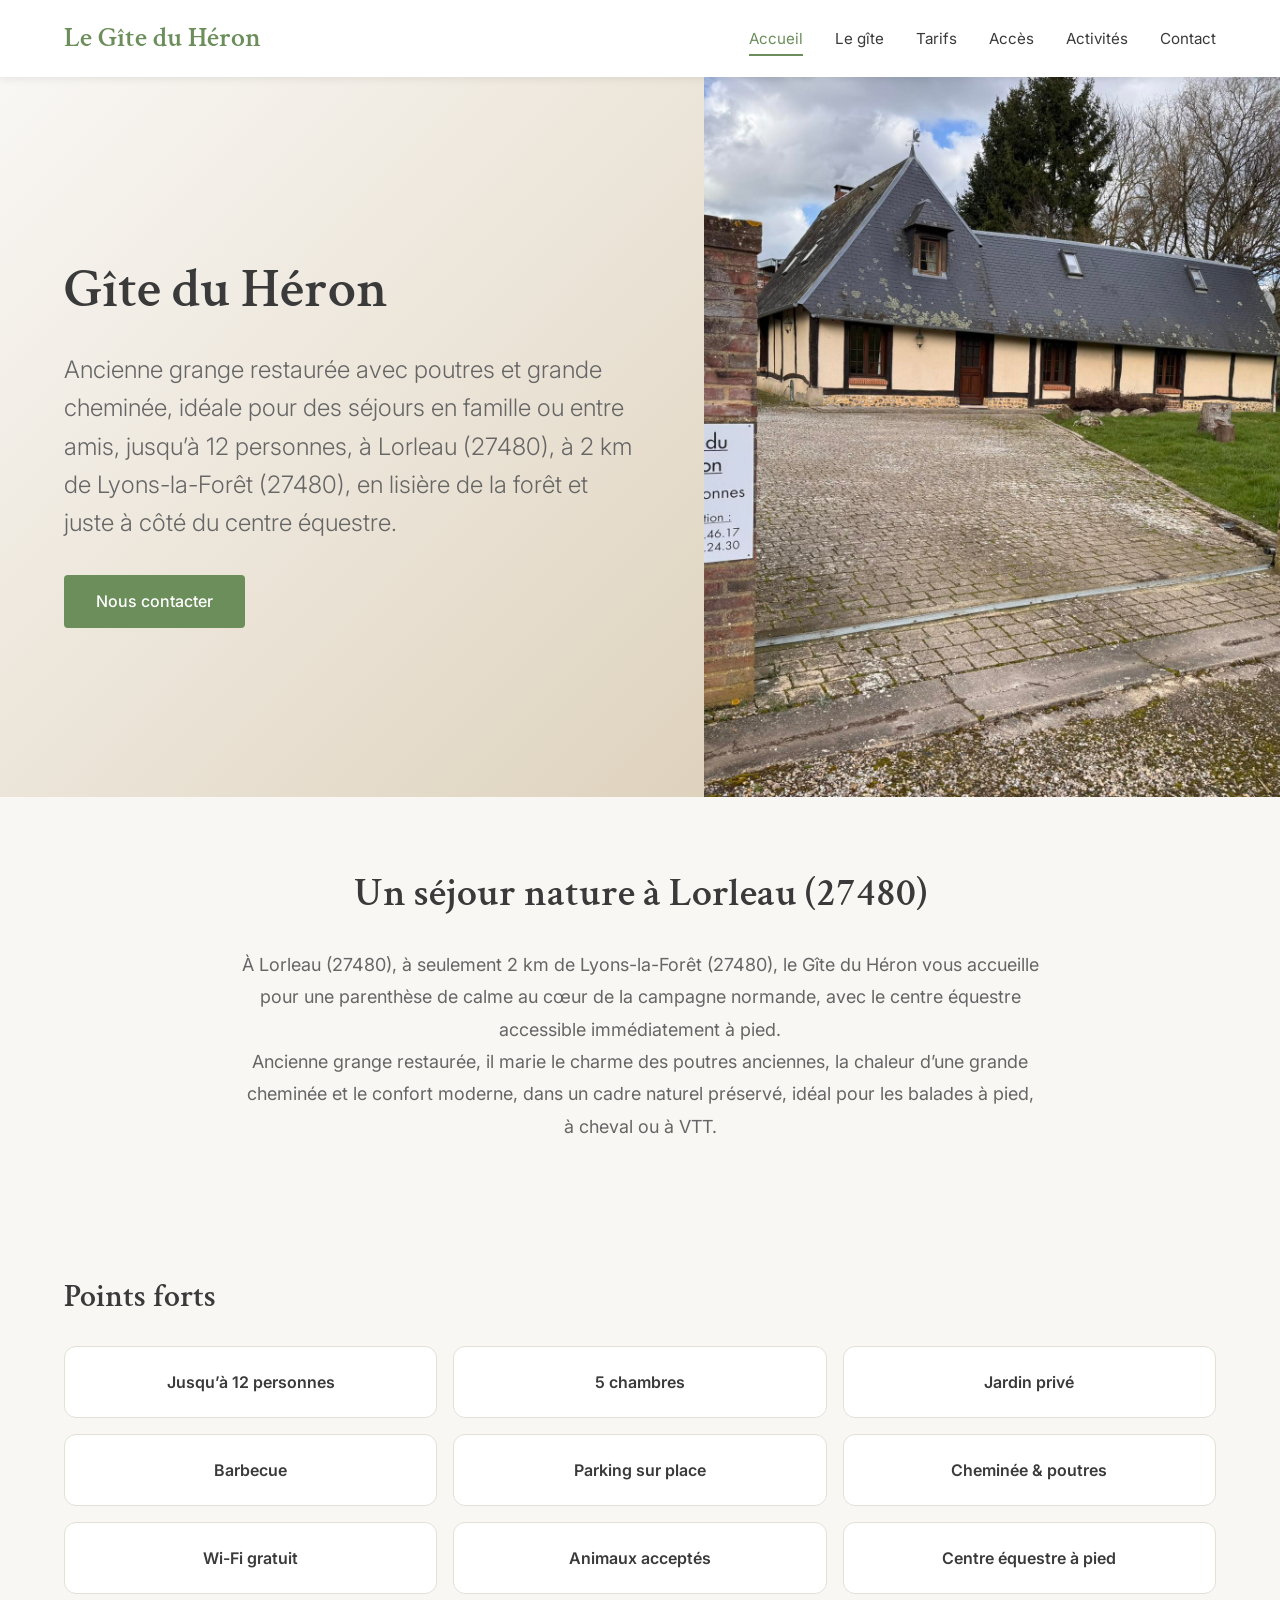
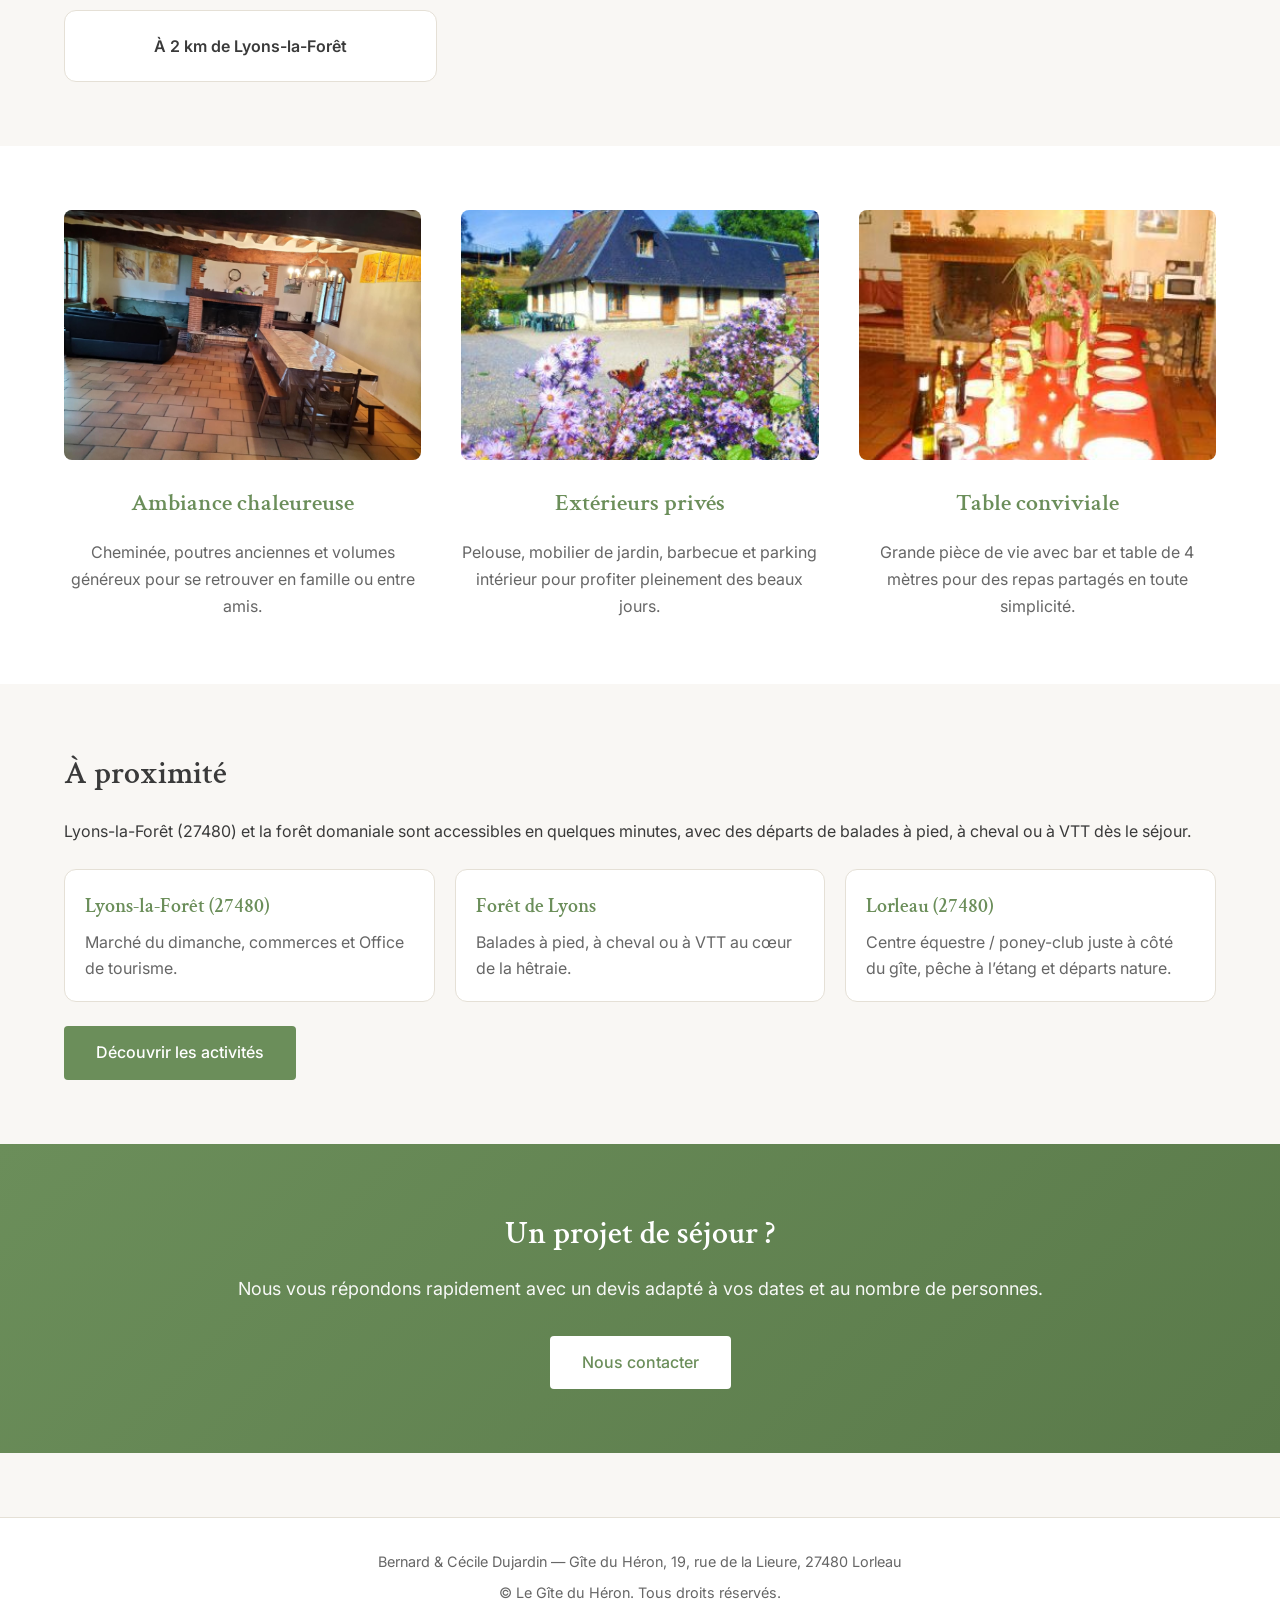
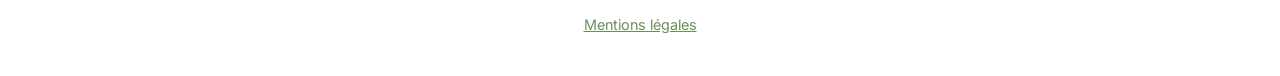
<file: index.html>
<!DOCTYPE html>
<html lang="fr">
<head>
    <meta charset="UTF-8">
    <meta name="viewport" content="width=device-width, initial-scale=1.0">
    <meta name="description" content="Ancienne grange restaurée à Lorleau (27480), en lisière de la forêt de Lyons-la-Forêt (27480), à deux pas du centre équestre. Gîte pour 12 personnes avec jardin privé et cheminée.">
    <title>Gîte du Héron - Location à Lorleau (27480)</title>
    <link rel="preconnect" href="https://fonts.googleapis.com">
    <link rel="preconnect" href="https://fonts.gstatic.com" crossorigin>
    <link href="https://fonts.googleapis.com/css2?family=Crimson+Text:ital,wght@0,400;0,600;1,400&family=Inter:wght@300;400;500;600&display=swap" rel="stylesheet">
    <link rel="stylesheet" href="css/styles.css">
</head>
<body>
    <header>
        <div class="container">
            <a class="logo" href="index.html">Le Gîte du Héron</a>
            <nav>
                <ul class="nav-menu">
                    <li><a href="index.html" class="active">Accueil</a></li>
                    <li><a href="gite/">Le gîte</a></li>
                    <li><a href="tarifs/">Tarifs</a></li>
                    <li><a href="acces/">Accès</a></li>
                    <li><a href="activites/">Activités</a></li>
                    <li><a href="contact/">Contact</a></li>
                </ul>
            </nav>
        </div>
    </header>

    <main>
        <section class="hero">
            <div class="hero-content">
                <h1>Gîte du Héron</h1>
                <p class="hero-subtitle">Ancienne grange restaurée avec poutres et grande cheminée, idéale pour des séjours en famille ou entre amis, jusqu’à 12 personnes, à Lorleau (27480), à 2 km de Lyons-la-Forêt (27480), en lisière de la forêt et juste à côté du centre équestre.</p>
                <a href="contact/" class="btn btn-primary">Nous contacter</a>
            </div>
            <div class="hero-image">
                <img src="images/gite_panorama.jpg" alt="Gîte du Héron en lisière de forêt avec jardin">
            </div>
        </section>

        <section class="intro">
            <div class="container">
                <h2>Un séjour nature à Lorleau (27480)</h2>
                <p class="lead">
                    À Lorleau (27480), à seulement 2 km de Lyons-la-Forêt (27480), le Gîte du Héron vous accueille pour une parenthèse de calme au cœur de la campagne normande, avec le centre équestre accessible immédiatement à pied.
                </p>
                
                <p class="lead">
                    Ancienne grange restaurée, il marie le charme des poutres anciennes, la chaleur d’une grande cheminée et le confort moderne, dans un cadre naturel préservé, idéal pour les balades à pied, à cheval ou à VTT.
                </p>
                  
            </div>
        </section>

        <section class="content-section">
            <div class="container">
                <h2 class="section-title">Points forts</h2>
                <div class="highlights-grid">
                    <div class="highlight-item"><p>Jusqu’à 12 personnes</p></div>
                    <div class="highlight-item"><p>5 chambres</p></div>
                    <div class="highlight-item"><p>Jardin privé</p></div>
                    <div class="highlight-item"><p>Barbecue</p></div>
                    <div class="highlight-item"><p>Parking sur place</p></div>
                    <div class="highlight-item"><p>Cheminée &amp; poutres</p></div>
                    <div class="highlight-item"><p>Wi-Fi gratuit</p></div>
                    <div class="highlight-item"><p>Animaux acceptés</p></div>
                    <div class="highlight-item"><p>Centre équestre à pied</p></div>
                    <div class="highlight-item"><p>À 2 km de Lyons-la-Forêt</p></div>
                </div>
            </div>
        </section>

        <section class="features">
            <div class="container">
                <div class="features-grid">
                    <article class="feature-card">
                        <div class="feature-image">
                            <img src="images/salon.jpg" alt="Salon chaleureux du gîte avec cheminée">
                        </div>
                        <h3>Ambiance chaleureuse</h3>
                        <p>Cheminée, poutres anciennes et volumes généreux pour se retrouver en famille ou entre amis.</p>
                    </article>
                    <article class="feature-card">
                        <div class="feature-image">
                            <img src="images/gite_exterieur.jpg" alt="Jardin du gîte avec terrasse et mobilier extérieur">
                        </div>
                        <h3>Extérieurs privés</h3>
                        <p>Pelouse, mobilier de jardin, barbecue et parking intérieur pour profiter pleinement des beaux jours.</p>
                    </article>
                    <article class="feature-card">
                        <div class="feature-image">
                            <img src="images/table.jpg" alt="Grande table conviviale du gîte">
                        </div>
                        <h3>Table conviviale</h3>
                        <p>Grande pièce de vie avec bar et table de 4 mètres pour des repas partagés en toute simplicité.</p>
                    </article>
                </div>
            </div>
        </section>

        <section class="content-section">
            <div class="container">
                <h2 class="section-title">À proximité</h2>
                <p>Lyons-la-Forêt (27480) et la forêt domaniale sont accessibles en quelques minutes, avec des départs de balades à pied, à cheval ou à VTT dès le séjour.</p>
                <div class="proximity-grid">
                    <article class="proximity-card">
                        <h3>Lyons-la-Forêt (27480)</h3>
                        <p>Marché du dimanche, commerces et Office de tourisme.</p>
                    </article>
                    <article class="proximity-card">
                        <h3>Forêt de Lyons</h3>
                        <p>Balades à pied, à cheval ou à VTT au cœur de la hêtraie.</p>
                    </article>
                    <article class="proximity-card">
                        <h3>Lorleau (27480)</h3>
                        <p>Centre équestre / poney-club juste à côté du gîte, pêche à l’étang et départs nature.</p>
                    </article>
                </div>
                <a href="activites/" class="btn btn-primary">Découvrir les activités</a>
            </div>
        </section>

        <section class="cta-section">
            <div class="container">
                <h2>Un projet de séjour ?</h2>
                <p>Nous vous répondons rapidement avec un devis adapté à vos dates et au nombre de personnes.</p>
                <a href="contact/" class="btn btn-primary">Nous contacter</a>
            </div>
        </section>
    </main>

    <footer>
        <div class="container">
            <p>Bernard & Cécile Dujardin — Gîte du Héron, 19, rue de la Lieure, 27480 Lorleau</p>
            <p>&copy; Le Gîte du Héron. Tous droits réservés.</p>
            <p><a href="mentions-legales/">Mentions légales</a></p>
        </div>
    </footer>
</body>
</html>
</file>
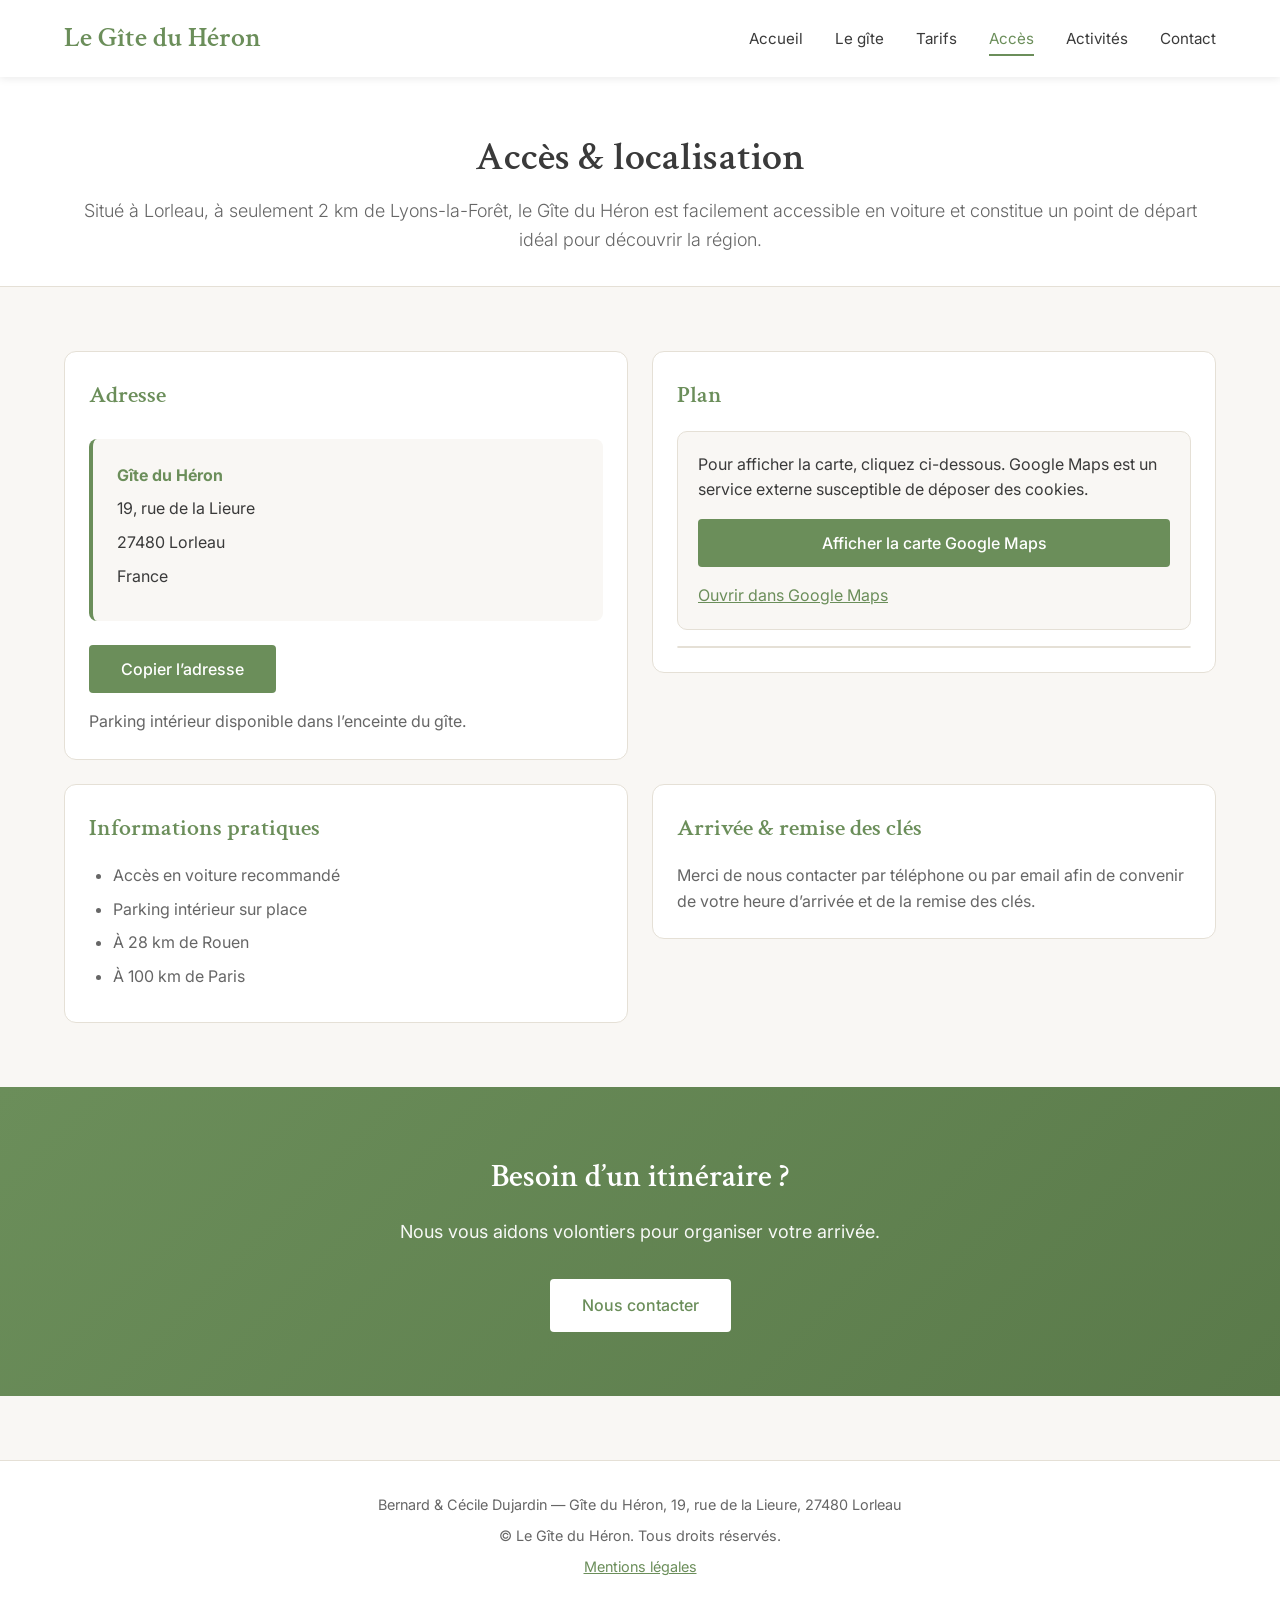
<file: acces/index.html>
<!DOCTYPE html>
<html lang="fr">
<head>
    <meta charset="UTF-8">
    <meta name="viewport" content="width=device-width, initial-scale=1.0">
    <meta name="description" content="Accès et localisation du Gîte du Héron à Lorleau : adresse, distances et stationnement.">
    <title>Le Gîte du Héron - Accès &amp; localisation</title>
    <link rel="preconnect" href="https://fonts.googleapis.com">
    <link rel="preconnect" href="https://fonts.gstatic.com" crossorigin>
    <link href="https://fonts.googleapis.com/css2?family=Crimson+Text:ital,wght@0,400;0,600;1,400&family=Inter:wght@300;400;500;600&display=swap" rel="stylesheet">
    <link rel="stylesheet" href="../css/styles.css">
</head>
<body>
    <header>
        <div class="container">
            <a class="logo" href="../">Le Gîte du Héron</a>
            <nav>
                <ul class="nav-menu">
                    <li><a href="../">Accueil</a></li>
                    <li><a href="../gite/">Le gîte</a></li>
                    <li><a href="../tarifs/">Tarifs</a></li>
                    <li><a href="../acces/" class="active">Accès</a></li>
                    <li><a href="../activites/">Activités</a></li>
                    <li><a href="../contact/">Contact</a></li>
                </ul>
            </nav>
        </div>
    </header>

    <main>
        <section class="page-header">
            <div class="container">
                <h1>Accès &amp; localisation</h1>
                <p class="page-subtitle">Situé à Lorleau, à seulement 2 km de Lyons-la-Forêt, le Gîte du Héron est facilement accessible en voiture et constitue un point de départ idéal pour découvrir la région.</p>
            </div>
        </section>

        <section class="content-section">
            <div class="container">
                <div class="access-grid">
                    <section class="access-card">
                        <h2>Adresse</h2>
                        <div class="address-box" id="address-text">
                            <p><strong>Gîte du Héron</strong></p>
                            <p>19, rue de la Lieure</p>
                            <p>27480 Lorleau</p>
                            <p>France</p>
                        </div>
                        <button class="btn btn-primary" id="copy-address-btn" type="button">Copier l’adresse</button>
                        <p class="access-note">Parking intérieur disponible dans l’enceinte du gîte.</p>
                    </section>

                    <section class="access-card">
                        <h2>Plan</h2>
                        <div class="map-card" id="map-consent">
                            <p>Pour afficher la carte, cliquez ci-dessous. Google Maps est un service externe susceptible de déposer des cookies.</p>
                            <button class="btn btn-primary" id="load-gmap" type="button">Afficher la carte Google Maps</button>
                            <a class="map-link" href="https://www.google.com/maps/search/?api=1&query=19%20Rue%20de%20la%20Lieure%2C%2027480%20Lorleau%2C%20France" target="_blank" rel="noopener">Ouvrir dans Google Maps</a>
                        </div>
                        <div class="map-embed" id="map-embed" aria-hidden="true"></div>
                    </section>

                    <section class="access-card">
                        <h2>Informations pratiques</h2>
                        <ul class="conditions-list">
                            <li>Accès en voiture recommandé</li>
                            <li>Parking intérieur sur place</li>
                            <li>À 28 km de Rouen</li>
                            <li>À 100 km de Paris</li>
                        </ul>
                    </section>

                    <section class="access-card">
                        <h2>Arrivée &amp; remise des clés</h2>
                        <p class="access-note">
                            Merci de nous contacter par téléphone ou par email afin de convenir de votre heure d’arrivée et de la remise des clés.
                        </p>
                    </section>
                </div>
            </div>
        </section>

        <section class="cta-section">
            <div class="container">
                <h2>Besoin d’un itinéraire ?</h2>
                <p>Nous vous aidons volontiers pour organiser votre arrivée.</p>
                <a href="../contact/" class="btn btn-primary">Nous contacter</a>
            </div>
        </section>
    </main>

    <footer>
        <div class="container">
            <p>Bernard & Cécile Dujardin — Gîte du Héron, 19, rue de la Lieure, 27480 Lorleau</p>
            <p>&copy; Le Gîte du Héron. Tous droits réservés.</p>
            <p><a href="../mentions-legales/">Mentions légales</a></p>
        </div>
    </footer>

    <script>
        const ADDRESS_TO_COPY = `Gîte du Héron
19, rue de la Lieure
27480 Lorleau
France`;
        const GMAP_EMBED_SRC = "https://www.google.com/maps/embed?pb=!1m18!1m12!1m3!1d2595.6986658542155!2d1.4994650766728717!3d49.414603971412994!2m3!1f0!2f0!3f0!3m2!1i1024!2i768!4f13.1!3m3!1m2!1s0x47e72bde51f9805f%3A0xe54bb4bd2a483d9f!2s19%20Rue%20de%20la%20Lieure%2C%2027480%20Lorleau!5e0!3m2!1sfr!2sfr!4v1769534926259!5m2!1sfr!2sfr";
        const GMAP_LINK_URL = "https://www.google.com/maps/search/?api=1&query=19%20Rue%20de%20la%20Lieure%2C%2027480%20Lorleau%2C%20France";

        const copyBtn = document.getElementById('copy-address-btn');
        const loadMapBtn = document.getElementById('load-gmap');
        const mapConsent = document.getElementById('map-consent');
        const mapEmbed = document.getElementById('map-embed');
        const mapLink = mapConsent ? mapConsent.querySelector('.map-link') : null;

        if (mapLink) {
            mapLink.href = GMAP_LINK_URL;
        }

        const setCopyFeedback = () => {
            if (!copyBtn) return;
            const original = copyBtn.textContent;
            copyBtn.textContent = 'Copié !';
            setTimeout(() => {
                copyBtn.textContent = original;
            }, 2000);
        };

        const fallbackCopy = () => {
            const textarea = document.createElement('textarea');
            textarea.value = ADDRESS_TO_COPY;
            textarea.setAttribute('readonly', '');
            textarea.style.position = 'absolute';
            textarea.style.left = '-9999px';
            document.body.appendChild(textarea);
            textarea.select();
            try {
                document.execCommand('copy');
                setCopyFeedback();
            } finally {
                document.body.removeChild(textarea);
            }
        };

        if (copyBtn) {
            copyBtn.addEventListener('click', () => {
                if (navigator.clipboard && navigator.clipboard.writeText) {
                    navigator.clipboard.writeText(ADDRESS_TO_COPY).then(setCopyFeedback).catch(fallbackCopy);
                } else {
                    fallbackCopy();
                }
            });
        }

        if (loadMapBtn && mapEmbed) {
            loadMapBtn.addEventListener('click', () => {
                if (mapEmbed.childElementCount === 0) {
                    const iframe = document.createElement('iframe');
                    iframe.src = GMAP_EMBED_SRC;
                    iframe.loading = 'lazy';
                    iframe.referrerPolicy = 'no-referrer-when-downgrade';
                    iframe.title = 'Carte Google Maps - Gîte du Héron';
                    iframe.allowFullscreen = true;
                    mapEmbed.appendChild(iframe);
                    mapEmbed.setAttribute('aria-hidden', 'false');
                    if (mapConsent) {
                        mapConsent.style.display = 'none';
                    }
                }
            });
        }
    </script>
</body>
</html>
</file>
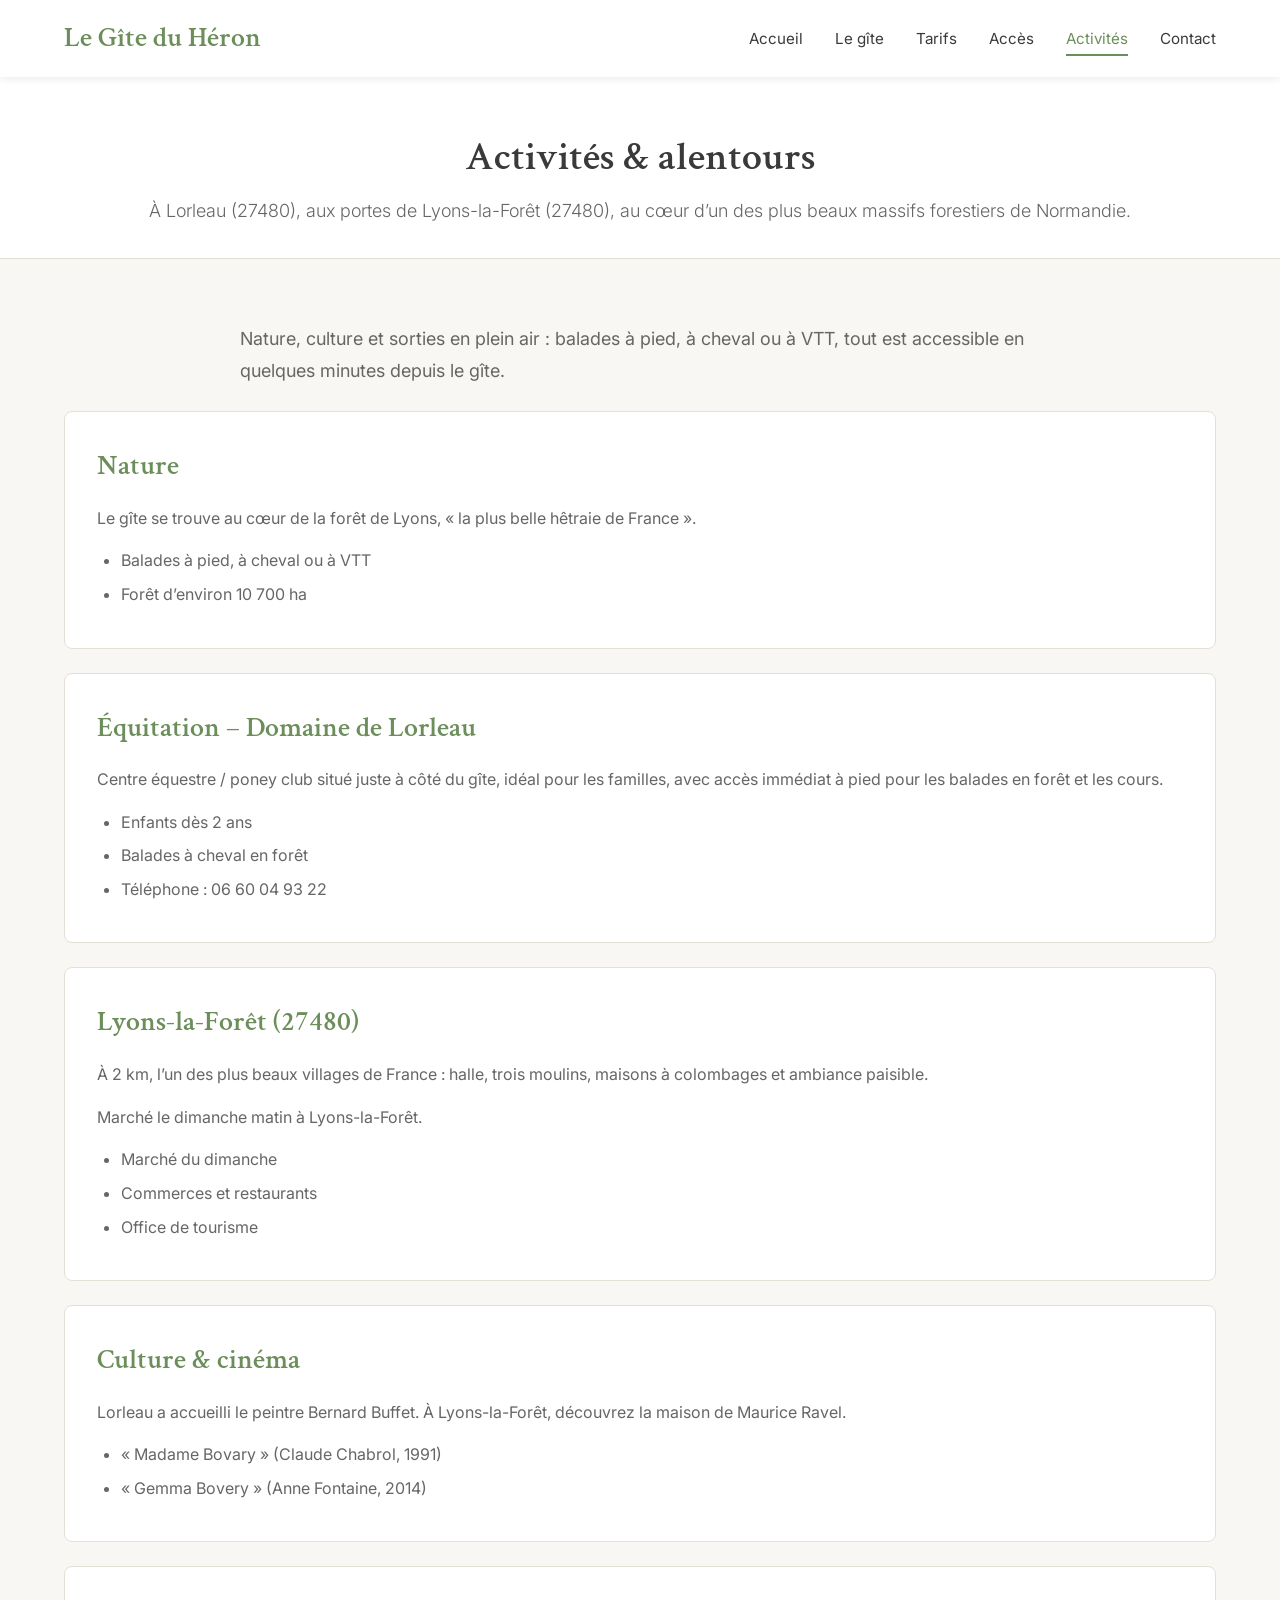
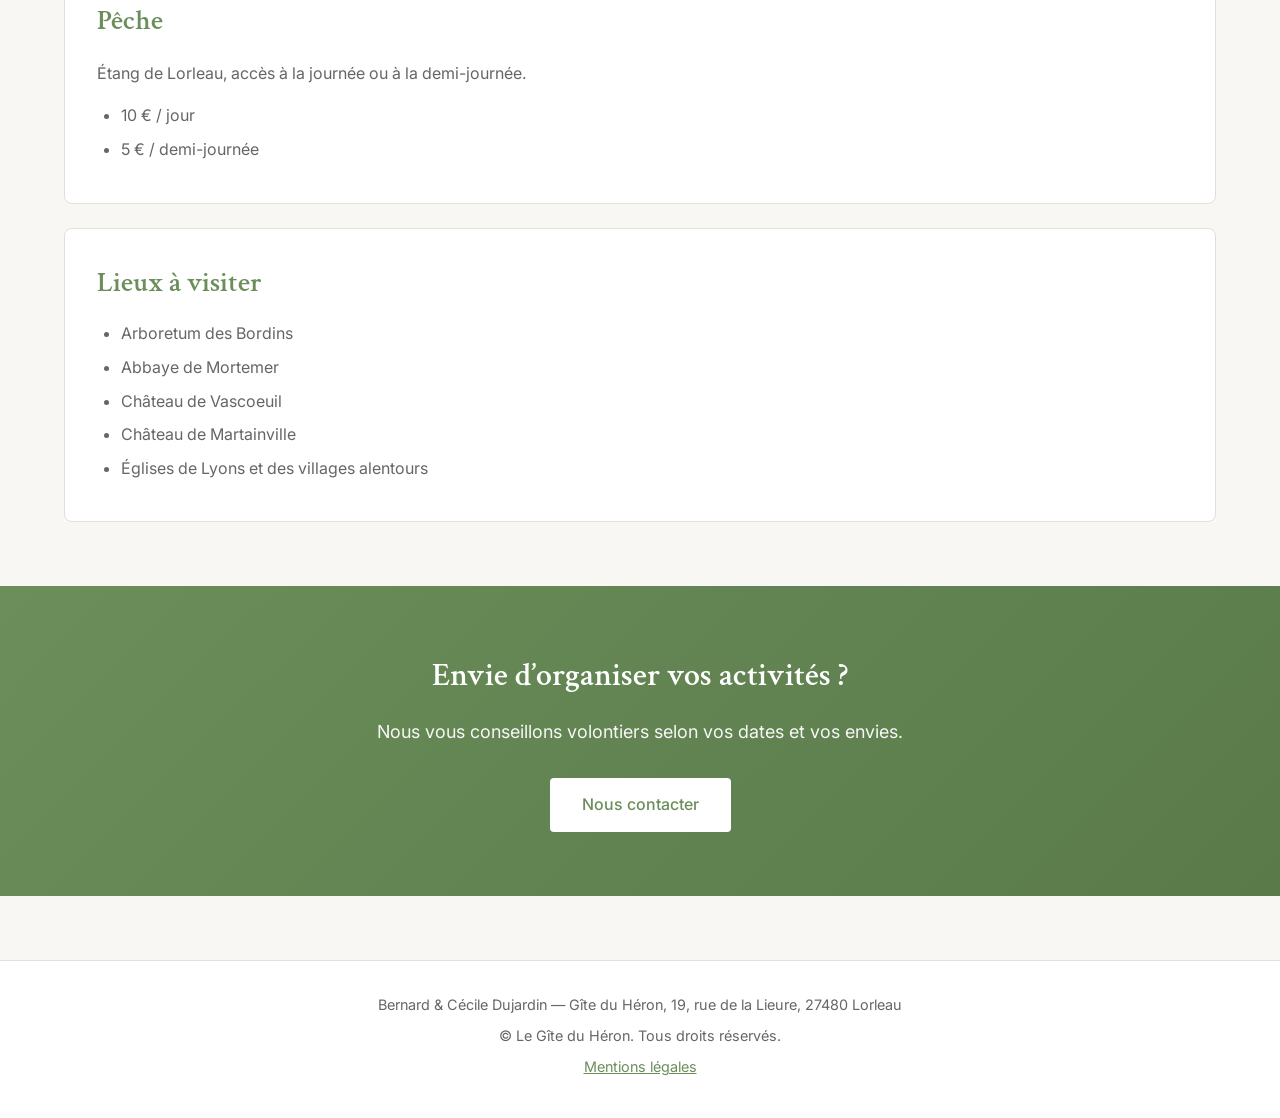
<file: activites/index.html>
<!DOCTYPE html>
<html lang="fr">
<head>
    <meta charset="UTF-8">
    <meta name="viewport" content="width=device-width, initial-scale=1.0">
    <meta name="description" content="Activités autour du Gîte du Héron : Lyons-la-Forêt (27480), nature, balades à pied, à cheval ou à VTT, équitation, pêche et visites.">
    <title>Le Gîte du Héron - Activités &amp; alentours</title>
    <link rel="preconnect" href="https://fonts.googleapis.com">
    <link rel="preconnect" href="https://fonts.gstatic.com" crossorigin>
    <link href="https://fonts.googleapis.com/css2?family=Crimson+Text:ital,wght@0,400;0,600;1,400&family=Inter:wght@300;400;500;600&display=swap" rel="stylesheet">
    <link rel="stylesheet" href="../css/styles.css">
</head>
<body>
    <header>
        <div class="container">
            <a class="logo" href="../">Le Gîte du Héron</a>
            <nav>
                <ul class="nav-menu">
                    <li><a href="../">Accueil</a></li>
                    <li><a href="../gite/">Le gîte</a></li>
                    <li><a href="../tarifs/">Tarifs</a></li>
                    <li><a href="../acces/">Accès</a></li>
                    <li><a href="../activites/" class="active">Activités</a></li>
                    <li><a href="../contact/">Contact</a></li>
                </ul>
            </nav>
        </div>
    </header>

    <main>
        <section class="page-header">
            <div class="container">
                <h1>Activités &amp; alentours</h1>
                <p class="page-subtitle">À Lorleau (27480), aux portes de Lyons-la-Forêt (27480), au cœur d’un des plus beaux massifs forestiers de Normandie.</p>
            </div>
        </section>

        <section class="content-section">
            <div class="container">
                <p class="lead section-intro">Nature, culture et sorties en plein air : balades à pied, à cheval ou à VTT, tout est accessible en quelques minutes depuis le gîte.</p>

                <div class="info-stack">
                    <article class="info-box">
                        <h2>Nature</h2>
                        <p>Le gîte se trouve au cœur de la forêt de Lyons, « la plus belle hêtraie de France ».</p>
                        <ul class="conditions-list">
                            <li>Balades à pied, à cheval ou à VTT</li>
                            <li>Forêt d’environ 10&nbsp;700 ha</li>
                        </ul>
                    </article>

                    <article class="info-box">
                        <h2>Équitation – Domaine de Lorleau</h2>
                        <p>Centre équestre / poney club situé juste à côté du gîte, idéal pour les familles, avec accès immédiat à pied pour les balades en forêt et les cours.</p>
                        <ul class="conditions-list">
                            <li>Enfants dès 2 ans</li>
                            <li>Balades à cheval en forêt</li>
                            <li>Téléphone : 06 60 04 93 22</li>
                        </ul>
                    </article>

                    <article class="info-box">
                        <h2>Lyons-la-Forêt (27480)</h2>
                        <p>À 2 km, l’un des plus beaux villages de France : halle, trois moulins, maisons à colombages et ambiance paisible.</p>
                        <p>Marché le dimanche matin à Lyons-la-Forêt.</p>
                        <ul class="conditions-list">
                            <li>Marché du dimanche</li>
                            <li>Commerces et restaurants</li>
                            <li>Office de tourisme</li>
                        </ul>
                    </article>

                    <article class="info-box">
                        <h2>Culture &amp; cinéma</h2>
                        <p>Lorleau a accueilli le peintre Bernard Buffet. À Lyons-la-Forêt, découvrez la maison de Maurice Ravel.</p>
                        <ul class="conditions-list">
                            <li>« Madame Bovary » (Claude Chabrol, 1991)</li>
                            <li>« Gemma Bovery » (Anne Fontaine, 2014)</li>
                        </ul>
                    </article>

                    <article class="info-box">
                        <h2>Pêche</h2>
                        <p>Étang de Lorleau, accès à la journée ou à la demi-journée.</p>
                        <ul class="conditions-list">
                            <li>10 € / jour</li>
                            <li>5 € / demi-journée</li>
                        </ul>
                    </article>

                    <article class="info-box">
                        <h2>Lieux à visiter</h2>
                        <ul class="conditions-list">
                            <li>Arboretum des Bordins</li>
                            <li>Abbaye de Mortemer</li>
                            <li>Château de Vascoeuil</li>
                            <li>Château de Martainville</li>
                            <li>Églises de Lyons et des villages alentours</li>
                        </ul>
                    </article>
                </div>
            </div>
        </section>

        <section class="cta-section">
            <div class="container">
                <h2>Envie d’organiser vos activités ?</h2>
                <p>Nous vous conseillons volontiers selon vos dates et vos envies.</p>
                <a href="../contact/" class="btn btn-primary">Nous contacter</a>
            </div>
        </section>
    </main>

    <footer>
        <div class="container">
            <p>Bernard & Cécile Dujardin — Gîte du Héron, 19, rue de la Lieure, 27480 Lorleau</p>
            <p>&copy; Le Gîte du Héron. Tous droits réservés.</p>
            <p><a href="../mentions-legales/">Mentions légales</a></p>
        </div>
    </footer>
</body>
</html>
</file>
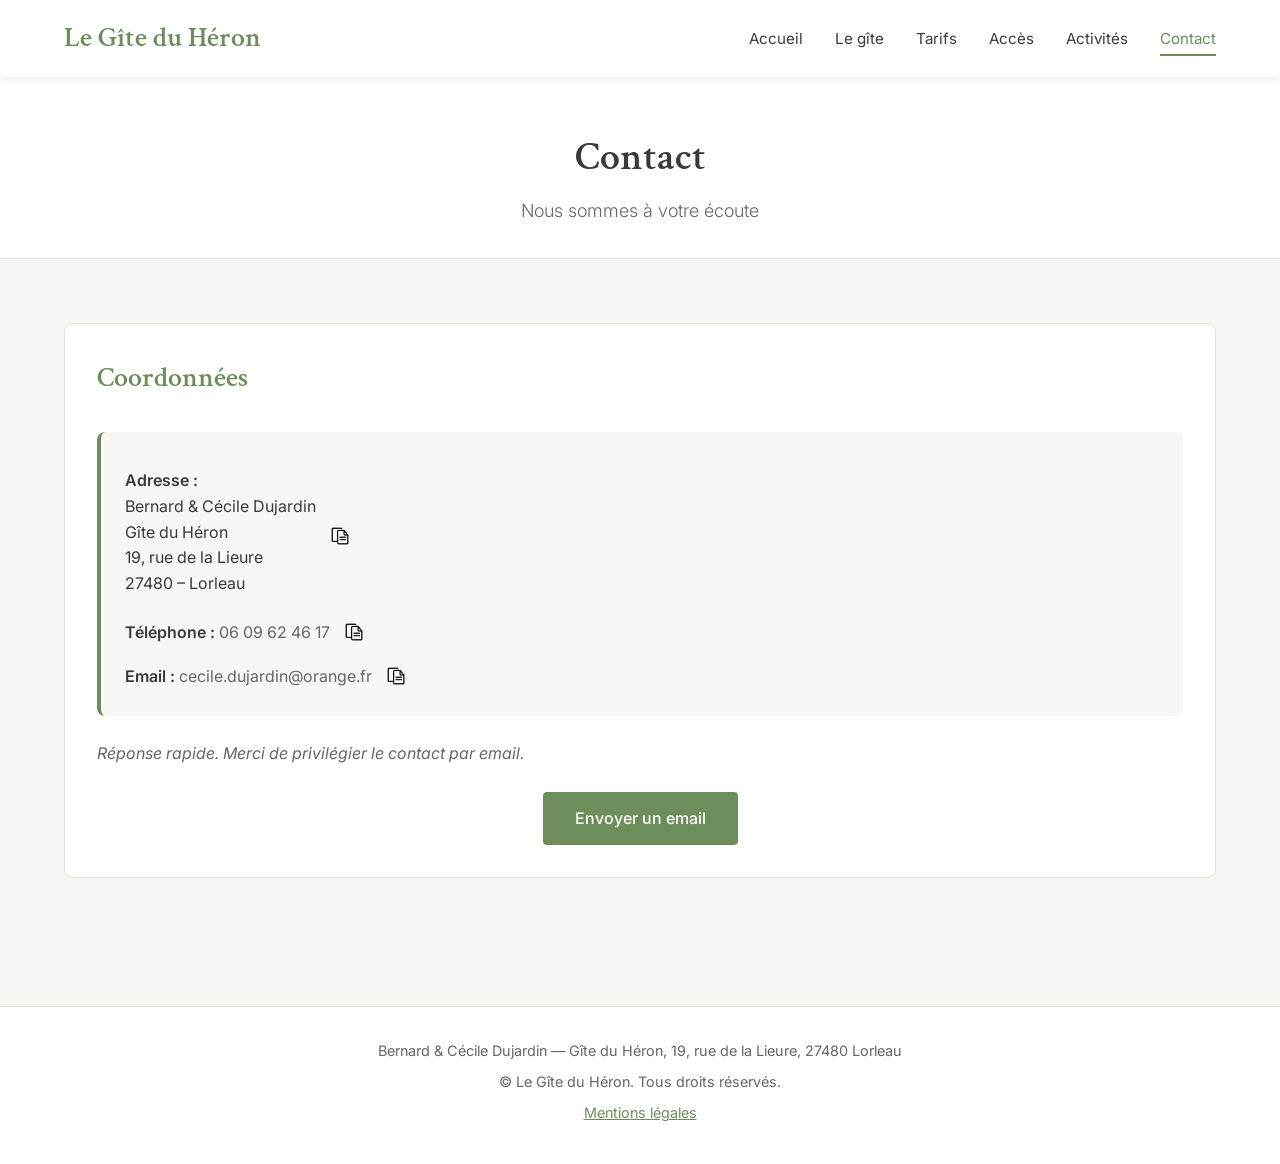
<file: contact/index.html>
<!DOCTYPE html>
<html lang="fr">
<head>
    <meta charset="UTF-8">
    <meta name="viewport" content="width=device-width, initial-scale=1.0">
    <meta name="description" content="Contactez le Gîte du Héron à Lorleau pour toute information ou demande de séjour.">
    <title>Le Gîte du Héron - Contact</title>
    <link rel="preconnect" href="https://fonts.googleapis.com">
    <link rel="preconnect" href="https://fonts.gstatic.com" crossorigin>
    <link href="https://fonts.googleapis.com/css2?family=Crimson+Text:ital,wght@0,400;0,600;1,400&family=Inter:wght@300;400;500;600&display=swap" rel="stylesheet">
    <link rel="stylesheet" href="../css/styles.css">
</head>
<body>
    <header>
        <div class="container">
            <a class="logo" href="../">Le Gîte du Héron</a>
            <nav>
                <ul class="nav-menu">
                    <li><a href="../">Accueil</a></li>
                    <li><a href="../gite/">Le gîte</a></li>
                    <li><a href="../tarifs/">Tarifs</a></li>
                    <li><a href="../acces/">Accès</a></li>
                    <li><a href="../activites/">Activités</a></li>
                    <li><a href="../contact/" class="active">Contact</a></li>
                </ul>
            </nav>
        </div>
    </header>

    <main>
        <section class="page-header">
            <div class="container">
                <h1>Contact</h1>
                <p class="page-subtitle">Nous sommes à votre écoute</p>
            </div>
        </section>

        <section class="content-section">
            <div class="container">
                <div class="contact-wrapper">
                    <article class="contact-info">
                        <h2>Coordonnées</h2>
                        <div class="address-box">
                            <div class="contact-line">
                                <p><strong>Adresse :</strong><br>
                                Bernard & Cécile Dujardin<br>
                                Gîte du Héron<br>
                                19, rue de la Lieure<br>
                                27480 – Lorleau</p>
                                <button class="copy-button" type="button" data-copy="Bernard &amp; Cécile Dujardin
Gîte du Héron
19, rue de la Lieure
27480 – Lorleau" aria-label="Copier l'adresse postale">
                                    <img class="copy-icon" src="../images/coller-le-presse-papiers.png" alt="" aria-hidden="true">
                                </button>
                                <span class="copy-feedback" aria-live="polite" role="status"></span>
                            </div>
                            <div class="contact-line">
                                <span><strong>Téléphone :</strong> <a href="tel:+33609624617">06 09 62 46 17</a></span>
                                <button class="copy-button" type="button" data-copy="06 09 62 46 17" aria-label="Copier le numéro de téléphone">
                                    <img class="copy-icon" src="../images/coller-le-presse-papiers.png" alt="" aria-hidden="true">
                                </button>
                                <span class="copy-feedback" aria-live="polite" role="status"></span>
                            </div>
                            <div class="contact-line">
                                <span><strong>Email :</strong> <a href="mailto:cecile.dujardin@orange.fr">cecile.dujardin@orange.fr</a></span>
                                <button class="copy-button" type="button" data-copy="cecile.dujardin@orange.fr" aria-label="Copier l'adresse email">
                                    <img class="copy-icon" src="../images/coller-le-presse-papiers.png" alt="" aria-hidden="true">
                                </button>
                                <span class="copy-feedback" aria-live="polite" role="status"></span>
                            </div>
                        </div>
                        <p class="contact-note">Réponse rapide. Merci de privilégier le contact par email.</p>
                        <div class="contact-actions">
                            <a class="btn btn-primary" href="mailto:cecile.dujardin@orange.fr">Envoyer un email</a>
                        </div>
                    </article>
                </div>
            </div>
        </section>
    </main>

    <footer>
        <div class="container">
            <p>Bernard & Cécile Dujardin — Gîte du Héron, 19, rue de la Lieure, 27480 Lorleau</p>
            <p>&copy; Le Gîte du Héron. Tous droits réservés.</p>
            <p><a href="../mentions-legales/">Mentions légales</a></p>
        </div>
    </footer>
    <script>
        (() => {
            const buttons = document.querySelectorAll('[data-copy]');
            if (!buttons.length) {
                return;
            }

            const fallbackCopy = (text) => {
                const textarea = document.createElement('textarea');
                textarea.value = text;
                textarea.setAttribute('readonly', '');
                textarea.style.position = 'fixed';
                textarea.style.top = '-9999px';
                document.body.appendChild(textarea);
                textarea.select();
                const success = document.execCommand('copy');
                document.body.removeChild(textarea);
                return success;
            };

            const copyText = async (text) => {
                if (navigator.clipboard && window.isSecureContext) {
                    try {
                        await navigator.clipboard.writeText(text);
                        return true;
                    } catch (error) {
                        return fallbackCopy(text);
                    }
                }
                return fallbackCopy(text);
            };

            const showFeedback = (element, message) => {
                if (!element) {
                    return;
                }
                element.textContent = message;
                element.classList.add('is-visible');
                if (element._copyTimeout) {
                    clearTimeout(element._copyTimeout);
                }
                element._copyTimeout = setTimeout(() => {
                    element.textContent = '';
                    element.classList.remove('is-visible');
                }, 1600);
            };

            buttons.forEach((button) => {
                button.addEventListener('click', async () => {
                    const text = button.getAttribute('data-copy');
                    const feedback = button.parentElement.querySelector('.copy-feedback');
                    const success = await copyText(text);
                    showFeedback(feedback, success ? 'Copié' : 'Erreur');
                });
            });
        })();
    </script>
</body>
</html>
</file>
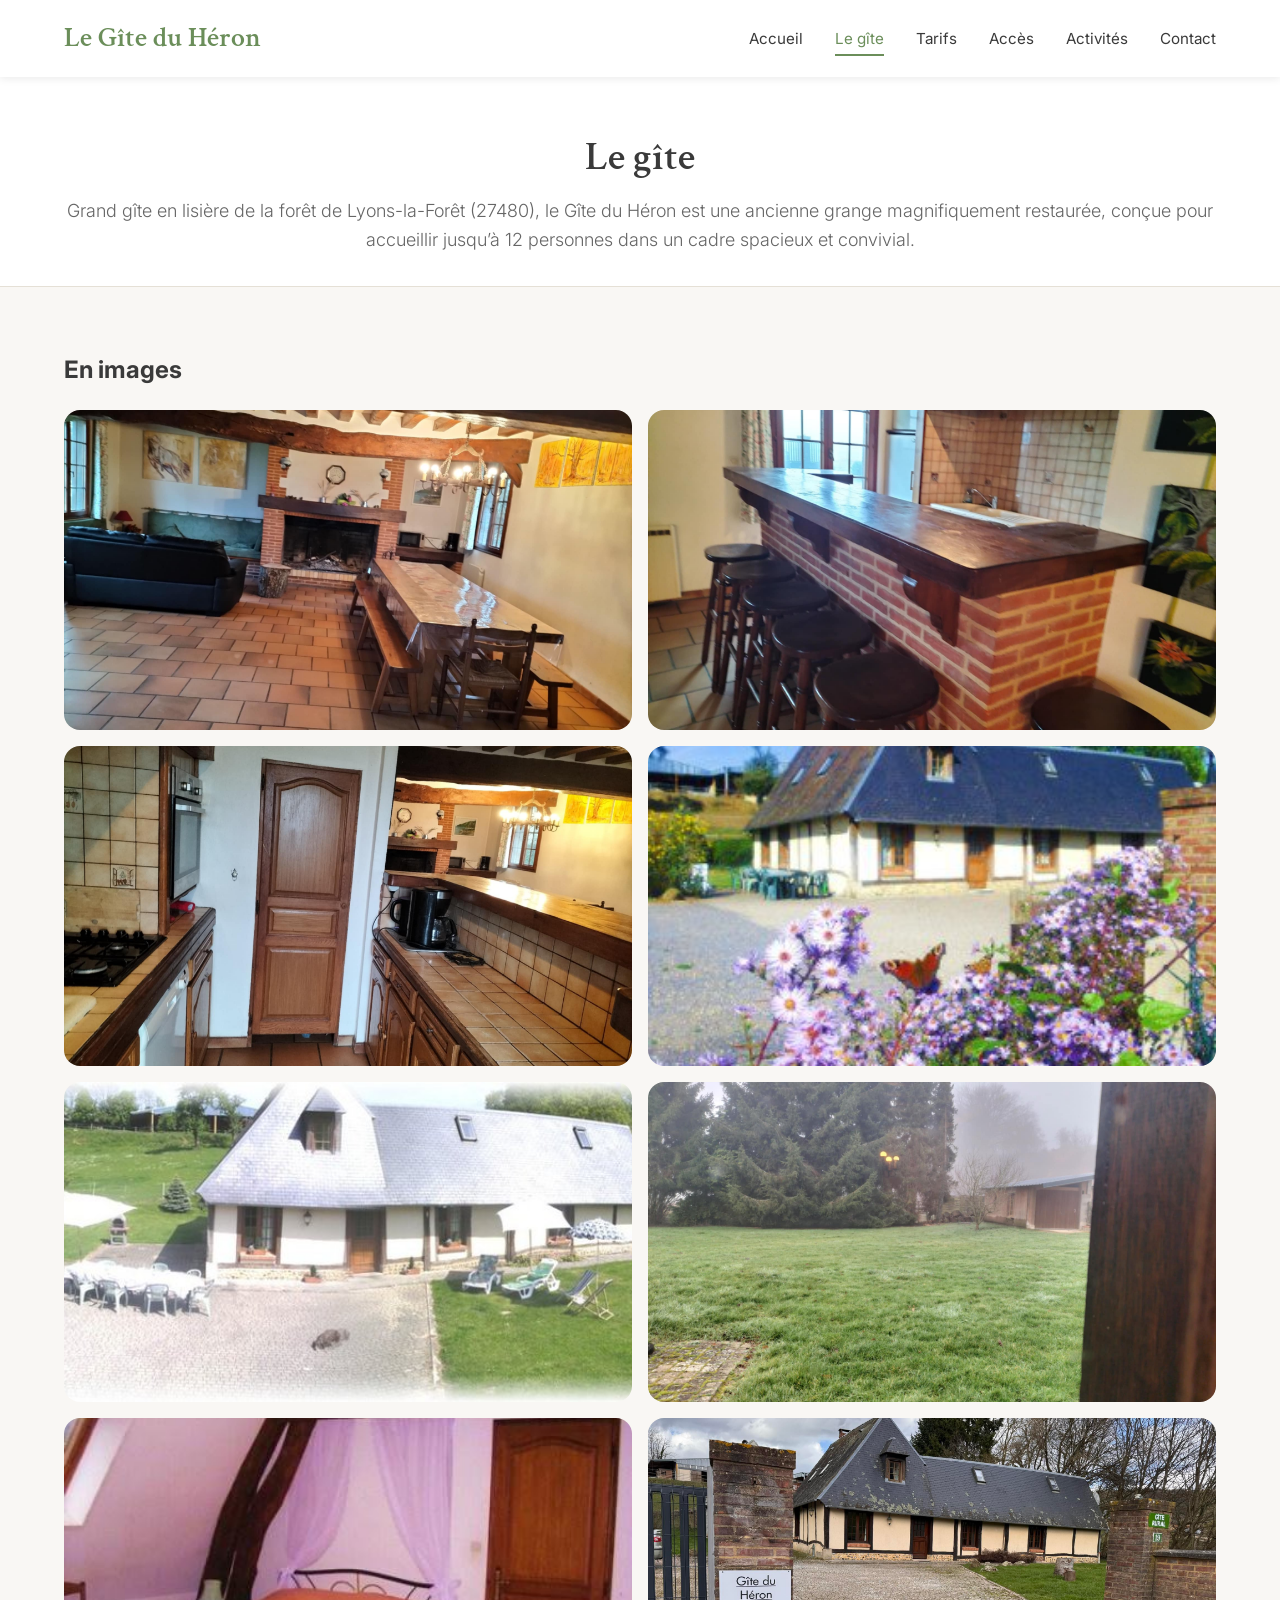
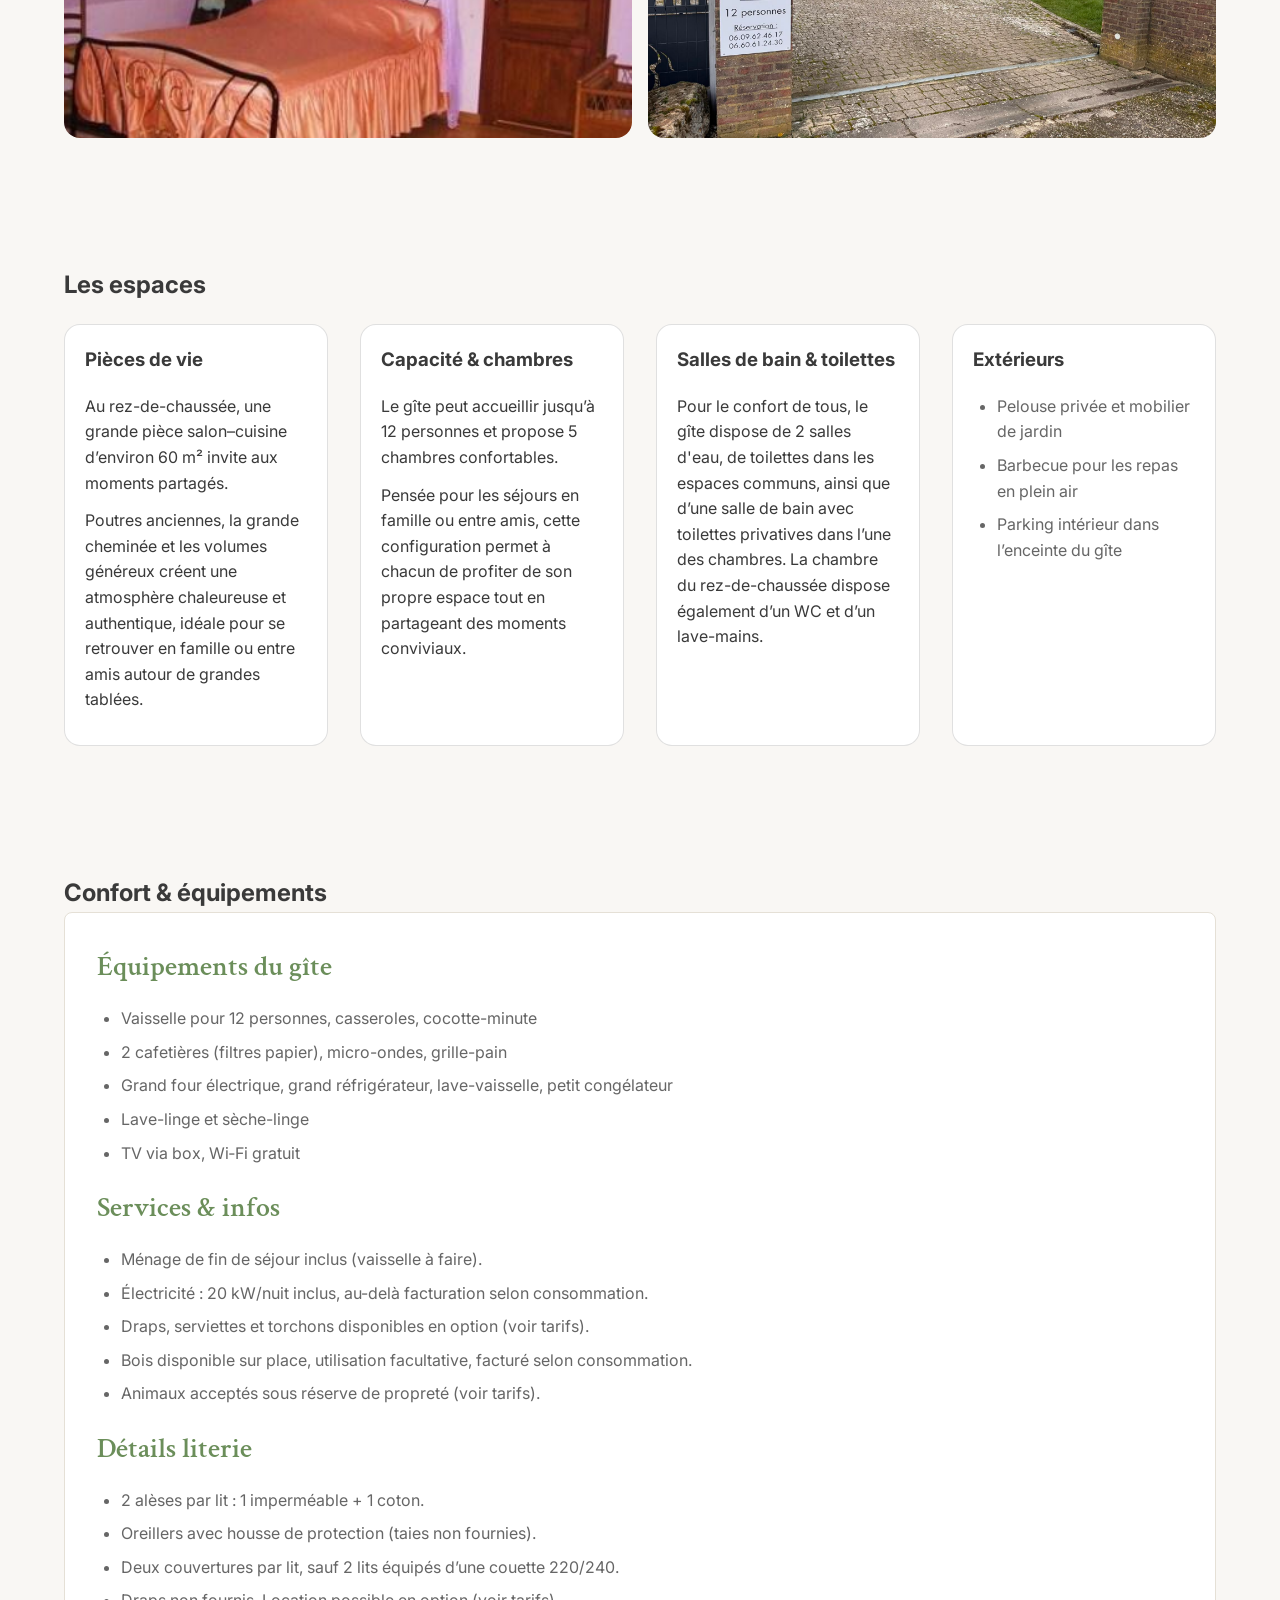
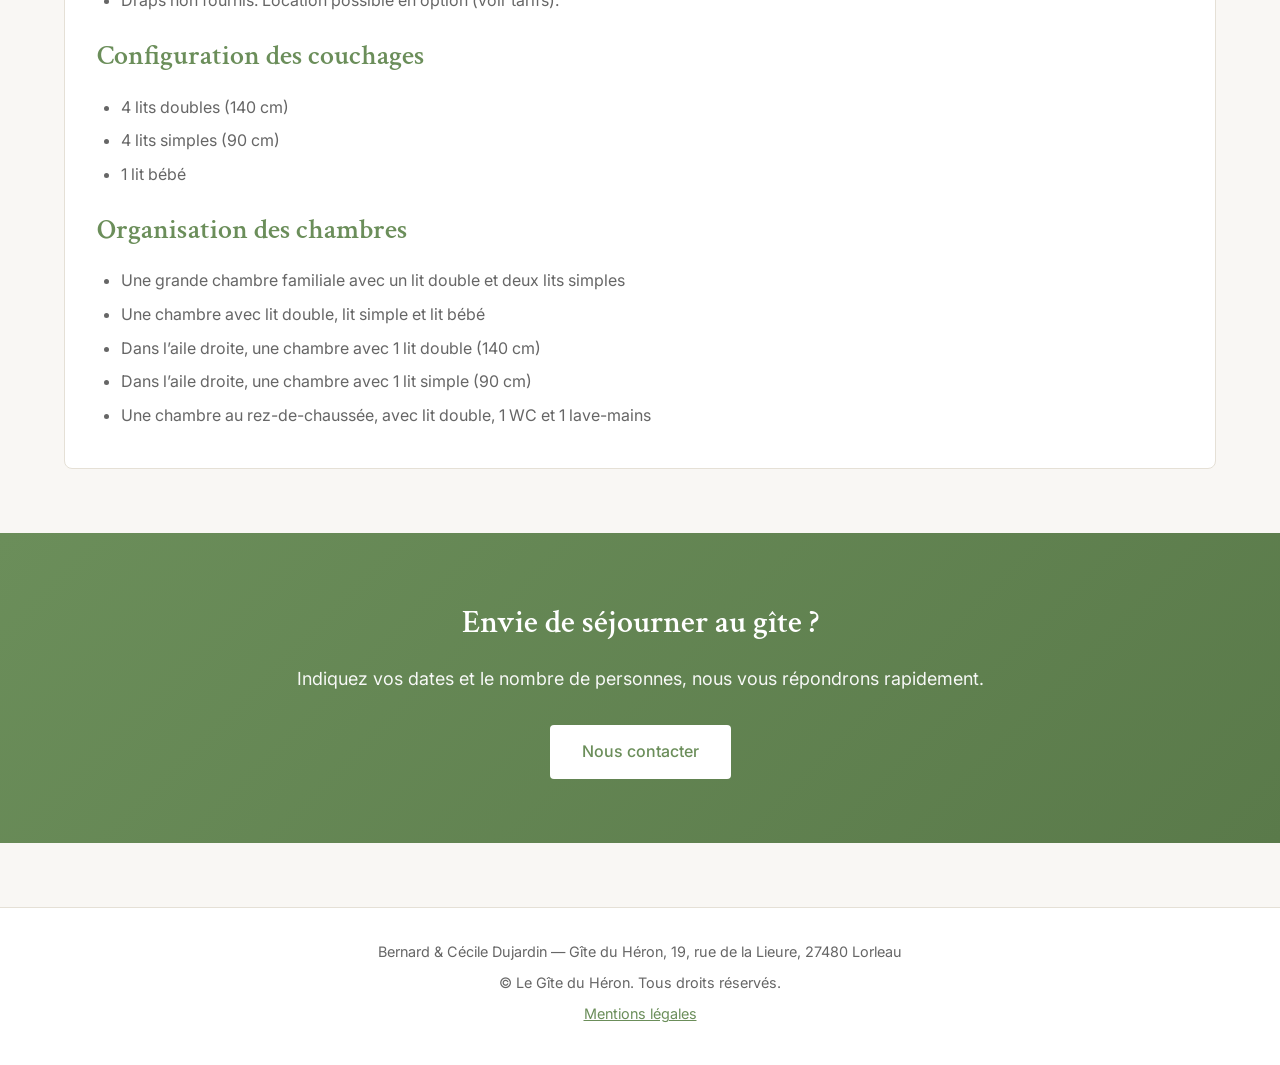
<file: gite/index.html>
<!DOCTYPE html>
<html lang="fr">
<head>
    <meta charset="UTF-8">
    <meta name="viewport" content="width=device-width, initial-scale=1.0">
    <meta name="description" content="Découvrez le Gîte du Héron : ancienne grange restaurée à Lorleau, 5 chambres, jusqu'à 12 personnes, équipements complets et jardin privé.">
    <title>Le Gîte du Héron - Le gîte</title>
    <link rel="preconnect" href="https://fonts.googleapis.com">
    <link rel="preconnect" href="https://fonts.gstatic.com" crossorigin>
    <link href="https://fonts.googleapis.com/css2?family=Crimson+Text:ital,wght@0,400;0,600;1,400&family=Inter:wght@300;400;500;600&display=swap" rel="stylesheet">
    <link rel="stylesheet" href="../vendor/glightbox/glightbox.min.css">
    <link rel="stylesheet" href="../css/styles.css">
</head>
<body class="gite-page">
    <header>
        <div class="container">
            <a class="logo" href="../">Le Gîte du Héron</a>
            <nav>
                <ul class="nav-menu">
                    <li><a href="../">Accueil</a></li>
                    <li><a href="../gite/" class="active">Le gîte</a></li>
                    <li><a href="../tarifs/">Tarifs</a></li>
                    <li><a href="../acces/">Accès</a></li>
                    <li><a href="../activites/">Activités</a></li>
                    <li><a href="../contact/">Contact</a></li>
                </ul>
            </nav>
        </div>
    </header>
    <main>
        <section class="page-header">
            <div class="container">
                <h1>Le gîte</h1>
                <p class="page-subtitle">Grand gîte en lisière de la forêt de Lyons-la-Forêt (27480), le Gîte du Héron est une ancienne grange magnifiquement restaurée, conçue pour accueillir jusqu’à 12 personnes dans un cadre spacieux et convivial.</p>
            </div>
        </section>

        <section class="content-section">
            <div class="container">
                <h2>En images</h2>
                <div class="gallery-grid">
                    <figure class="gallery-item">
                        <a href="../images/salon.jpg" class="glightbox" data-gallery="gite" data-title="Salon du gîte">
                            <img src="../images/salon.jpg" alt="Salon du gîte avec cheminée et poutres">
                        </a>
                    </figure>
                    <figure class="gallery-item">
                        <a href="../images/cuisineV2.jpeg" class="glightbox" data-gallery="gite" data-title="Cuisine du gîte">
                            <img src="../images/cuisineV2.jpeg" alt="Cuisine du gîte">
                        </a>
                    </figure>
                    <figure class="gallery-item">
                        <a href="../images/cuisinev3.jpeg" class="glightbox" data-gallery="gite" data-title="Cuisine du gîte">
                            <img src="../images/cuisinev3.jpeg" alt="Cuisine du gîte vue complémentaire">
                        </a>
                    </figure>
                    <figure class="gallery-item">
                        <a href="../images/gite_exterieur.jpg" class="glightbox" data-gallery="gite" data-title="Jardin du gîte">
                            <img src="../images/gite_exterieur.jpg" alt="Jardin du gîte avec mobilier extérieur">
                        </a>
                    </figure>
                    <figure class="gallery-item">
                        <a href="../images/exterieurv2.jpg" class="glightbox" data-gallery="gite" data-title="Extérieur du gîte">
                            <img src="../images/exterieurv2.jpg" alt="Extérieur du gîte">
                        </a>
                    </figure>
                    <figure class="gallery-item">
                        <a href="../images/exterieurv3.jpeg" class="glightbox" data-gallery="gite" data-title="Extérieur du gîte">
                            <img src="../images/exterieurv3.jpeg" alt="Extérieur du gîte vue complémentaire">
                        </a>
                    </figure>
                    <figure class="gallery-item">
                        <a href="../images/chambre_1.jpg" class="glightbox" data-gallery="gite" data-title="Chambre du gîte">
                            <img src="../images/chambre_1.jpg" alt="Chambre du gîte">
                        </a>
                    </figure>
                    <figure class="gallery-item">
                        <a href="../images/gite_panorama.jpg" class="glightbox" data-gallery="gite" data-title="Vue panoramique du gîte">
                            <img src="../images/gite_panorama.jpg" alt="Vue panoramique du gîte et de son environnement">
                        </a>
                    </figure>
                </div>
            </div>
        </section>

        <section class="content-section">
            <div class="container">
                <h2>Les espaces</h2>
                <div class="spaces-grid les-espaces-grid">
                    <article class="space-card">
                        <h3>Pièces de vie</h3>
                        <p>Au rez-de-chaussée, une grande pièce salon–cuisine d’environ 60 m² invite aux moments partagés.</p> 
                        <p>Poutres anciennes, la grande cheminée et les volumes généreux créent une atmosphère chaleureuse et authentique, idéale pour se retrouver en famille ou entre amis autour de grandes tablées.</p>
                    </article>

                    <article class="space-card">
                        <h3>Capacité &amp; chambres</h3>
                        <p>Le gîte peut accueillir jusqu’à 12 personnes et propose 5 chambres confortables.</p>
                        <p>Pensée pour les séjours en famille ou entre amis, cette configuration permet à chacun de profiter de son propre espace tout en partageant des moments conviviaux.</p>
                    
                    </article>

                    <article class="space-card">
                        <h3>Salles de bain &amp; toilettes</h3>
                        <p>Pour le confort de tous, le gîte dispose de 2 salles d'eau, de toilettes dans les espaces communs, ainsi que d’une salle de bain avec toilettes privatives dans l’une des chambres. La chambre du rez-de-chaussée dispose également d’un WC et d’un lave-mains.</p>
                    </article>

                    <article class="space-card">
                        <h3>Extérieurs</h3>
                        <ul class="conditions-list">
                            <li>Pelouse privée et mobilier de jardin</li>
                            <li>Barbecue pour les repas en plein air</li>
                            <li>Parking intérieur dans l’enceinte du gîte</li>
                        </ul>
                    </article>
                </div>
            </div>
        </section>

        <section class="content-section">
            <div class="container">
                <h2>Confort &amp; équipements</h2>
                <article class="info-box comfort-card">
                    <h3>Équipements du gîte</h3>
                    <ul class="conditions-list">
                        <li>Vaisselle pour 12 personnes, casseroles, cocotte-minute</li>
                        <li>2 cafetières (filtres papier), micro-ondes, grille-pain</li>
                        <li>Grand four électrique, grand réfrigérateur, lave-vaisselle, petit congélateur</li>
                        <li>Lave-linge et sèche-linge</li>
                        <li>TV via box, Wi‑Fi gratuit</li>
                    </ul>

                    <h3>Services &amp; infos</h3>
                    <ul class="conditions-list">
                        <li>Ménage de fin de séjour inclus (vaisselle à faire).</li>
                        <li>Électricité : 20&nbsp;kW/nuit inclus, au-delà facturation selon consommation.</li>
                        <li>Draps, serviettes et torchons disponibles en option (voir tarifs).</li>
                        <li>Bois disponible sur place, utilisation facultative, facturé selon consommation.</li>
                        <li>Animaux acceptés sous réserve de propreté (voir tarifs).</li>
                    </ul>

                    <h3>Détails literie</h3>
                    <ul class="conditions-list">
                        <li>2 alèses par lit : 1 imperméable + 1 coton.</li>
                        <li>Oreillers avec housse de protection (taies non fournies).</li>
                        <li>Deux couvertures par lit, sauf 2 lits équipés d’une couette 220/240.</li>
                        <li>Draps non fournis. Location possible en option (voir tarifs).</li>
                    </ul>

                    <h3>Configuration des couchages</h3>
                    <ul class="conditions-list">
                        <li>4 lits doubles (140 cm)</li>
                        <li>4 lits simples (90 cm)</li>
                        <li>1 lit bébé</li>
                    </ul>

                    <h3>Organisation des chambres</h3>
                    <ul class="conditions-list">
                        <li>Une grande chambre familiale avec un lit double et deux lits simples</li>
                        <li>Une chambre avec lit double, lit simple et lit bébé</li>
                        <li>Dans l’aile droite, une chambre avec 1 lit double (140 cm)</li>
                        <li>Dans l’aile droite, une chambre avec 1 lit simple (90 cm)</li>
                        <li>Une chambre au rez-de-chaussée, avec lit double, 1 WC et 1 lave-mains</li>
                    </ul>
                </article>
            </div>
        </section>

        <section class="cta-section">
            <div class="container">
                <h2>Envie de séjourner au gîte ?</h2>
                <p>Indiquez vos dates et le nombre de personnes, nous vous répondrons rapidement.</p>
                <a href="../contact/" class="btn btn-primary">Nous contacter</a>
            </div>
        </section>
    </main>

    <footer>
        <div class="container">
            <p>Bernard & Cécile Dujardin — Gîte du Héron, 19, rue de la Lieure, 27480 Lorleau</p>
            <p>&copy; Le Gîte du Héron. Tous droits réservés.</p>
            <p><a href="../mentions-legales/">Mentions légales</a></p>
        </div>
    </footer>
    <script src="../vendor/glightbox/glightbox.min.js"></script>
    <script>
        const lightbox = GLightbox({
            selector: '.glightbox',
            touchNavigation: true,
            loop: true,
            closeButton: true
        });
    </script>
</body>
</html>
</file>
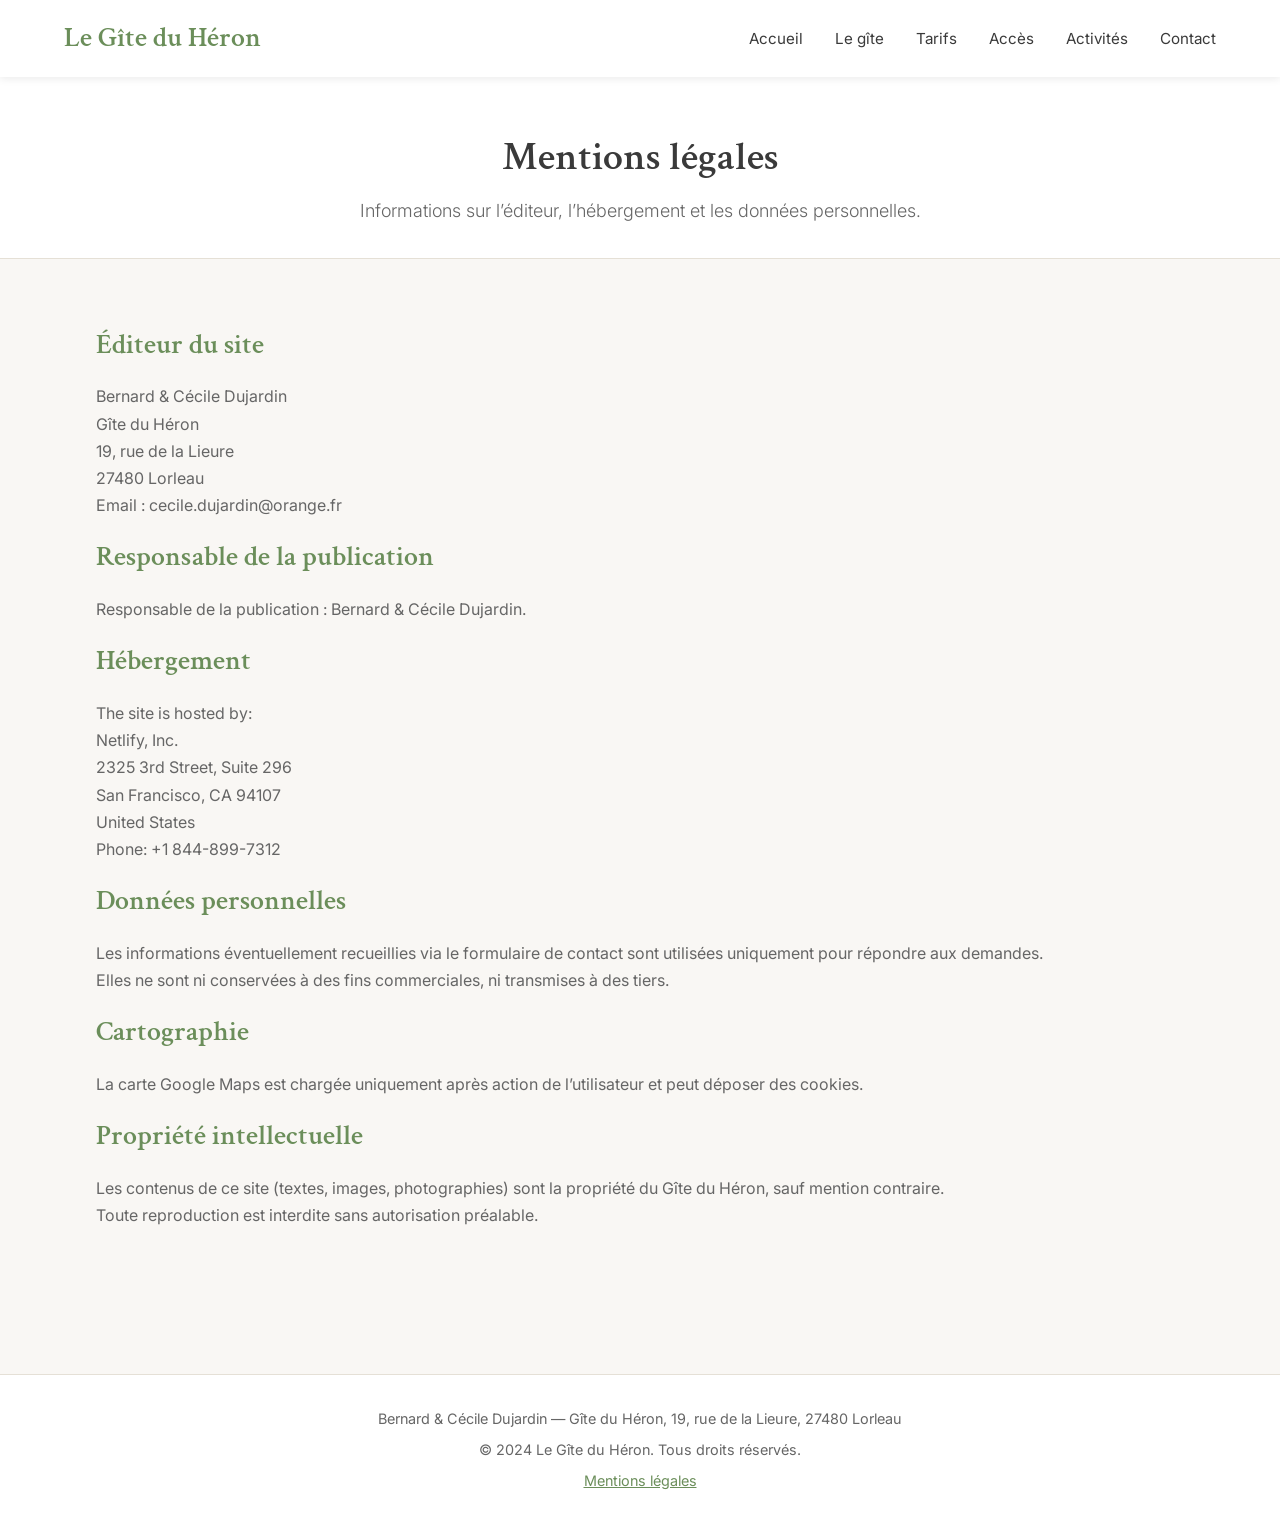
<file: mentions-legales/index.html>
<!DOCTYPE html>
<html lang="fr">
<head>
    <meta charset="UTF-8">
    <meta name="viewport" content="width=device-width, initial-scale=1.0">
    <meta name="description" content="Mentions légales du site du Gîte du Héron.">
    <title>Le Gîte du Héron - Mentions légales</title>
    <link rel="preconnect" href="https://fonts.googleapis.com">
    <link rel="preconnect" href="https://fonts.gstatic.com" crossorigin>
    <link href="https://fonts.googleapis.com/css2?family=Crimson+Text:ital,wght@0,400;0,600;1,400&family=Inter:wght@300;400;500;600&display=swap" rel="stylesheet">
    <link rel="stylesheet" href="../css/styles.css">
</head>
<body>
    <header>
        <div class="container">
            <a class="logo" href="../">Le Gîte du Héron</a>
            <nav>
                <ul class="nav-menu">
                    <li><a href="../">Accueil</a></li>
                    <li><a href="../gite/">Le gîte</a></li>
                    <li><a href="../tarifs/">Tarifs</a></li>
                    <li><a href="../acces/">Accès</a></li>
                    <li><a href="../activites/">Activités</a></li>
                    <li><a href="../contact/">Contact</a></li>
                </ul>
            </nav>
        </div>
    </header>

    <main>
        <section class="page-header">
            <div class="container">
                <h1>Mentions légales</h1>
                <p class="page-subtitle">Informations sur l’éditeur, l’hébergement et les données personnelles.</p>
            </div>
        </section>

        <section class="content-section">
            <div class="container">
                <article class="content-text">
                    <h2>Éditeur du site</h2>
                    <p>Bernard & Cécile Dujardin<br>
                    Gîte du Héron<br>
                    19, rue de la Lieure<br>
                    27480 Lorleau<br>
                    Email : cecile.dujardin@orange.fr</p>
                </article>

                <article class="content-text">
                    <h2>Responsable de la publication</h2>
                    <p>Responsable de la publication : Bernard & Cécile Dujardin.</p>
                </article>

                <article class="content-text">
                    <h2>Hébergement</h2>
                    <p>The site is hosted by:<br>
                    Netlify, Inc.<br>
                    2325 3rd Street, Suite 296<br>
                    San Francisco, CA 94107<br>
                    United States<br>
                    Phone: +1 844-899-7312</p>
                </article>

                <article class="content-text">
                    <h2>Données personnelles</h2>
                    <p>Les informations éventuellement recueillies via le formulaire de contact sont utilisées uniquement pour répondre aux demandes.<br>
                    Elles ne sont ni conservées à des fins commerciales, ni transmises à des tiers.</p>
                </article>

                <article class="content-text">
                    <h2>Cartographie</h2>
                    <p>La carte Google Maps est chargée uniquement après action de l’utilisateur et peut déposer des cookies.</p>
                </article>

                <article class="content-text">
                    <h2>Propriété intellectuelle</h2>
                    <p>Les contenus de ce site (textes, images, photographies) sont la propriété du Gîte du Héron, sauf mention contraire.<br>
                    Toute reproduction est interdite sans autorisation préalable.</p>
                </article>
            </div>
        </section>
    </main>

    <footer>
        <div class="container">
            <p>Bernard & Cécile Dujardin — Gîte du Héron, 19, rue de la Lieure, 27480 Lorleau</p>
            <p>&copy; 2024 Le Gîte du Héron. Tous droits réservés.</p>
            <p><a href="../mentions-legales/">Mentions légales</a></p>
        </div>
    </footer>
</body>
</html>
</file>
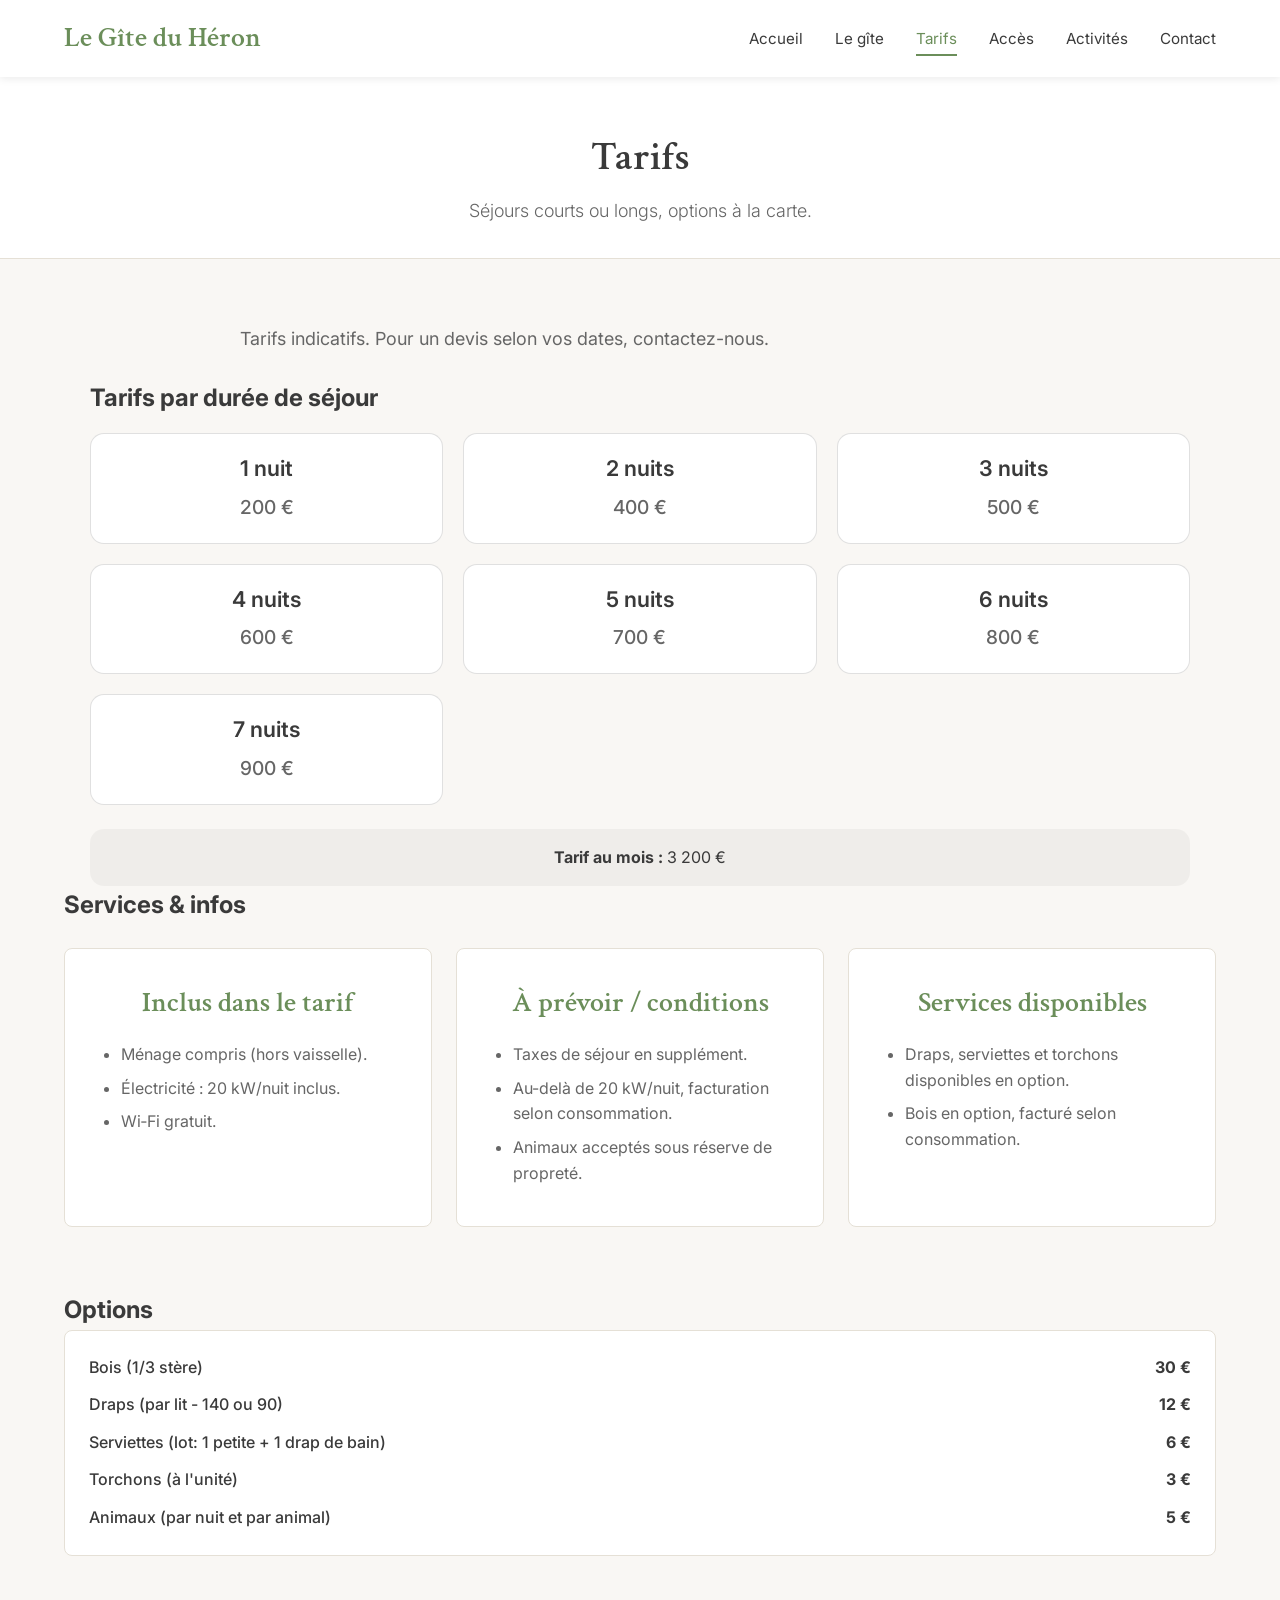
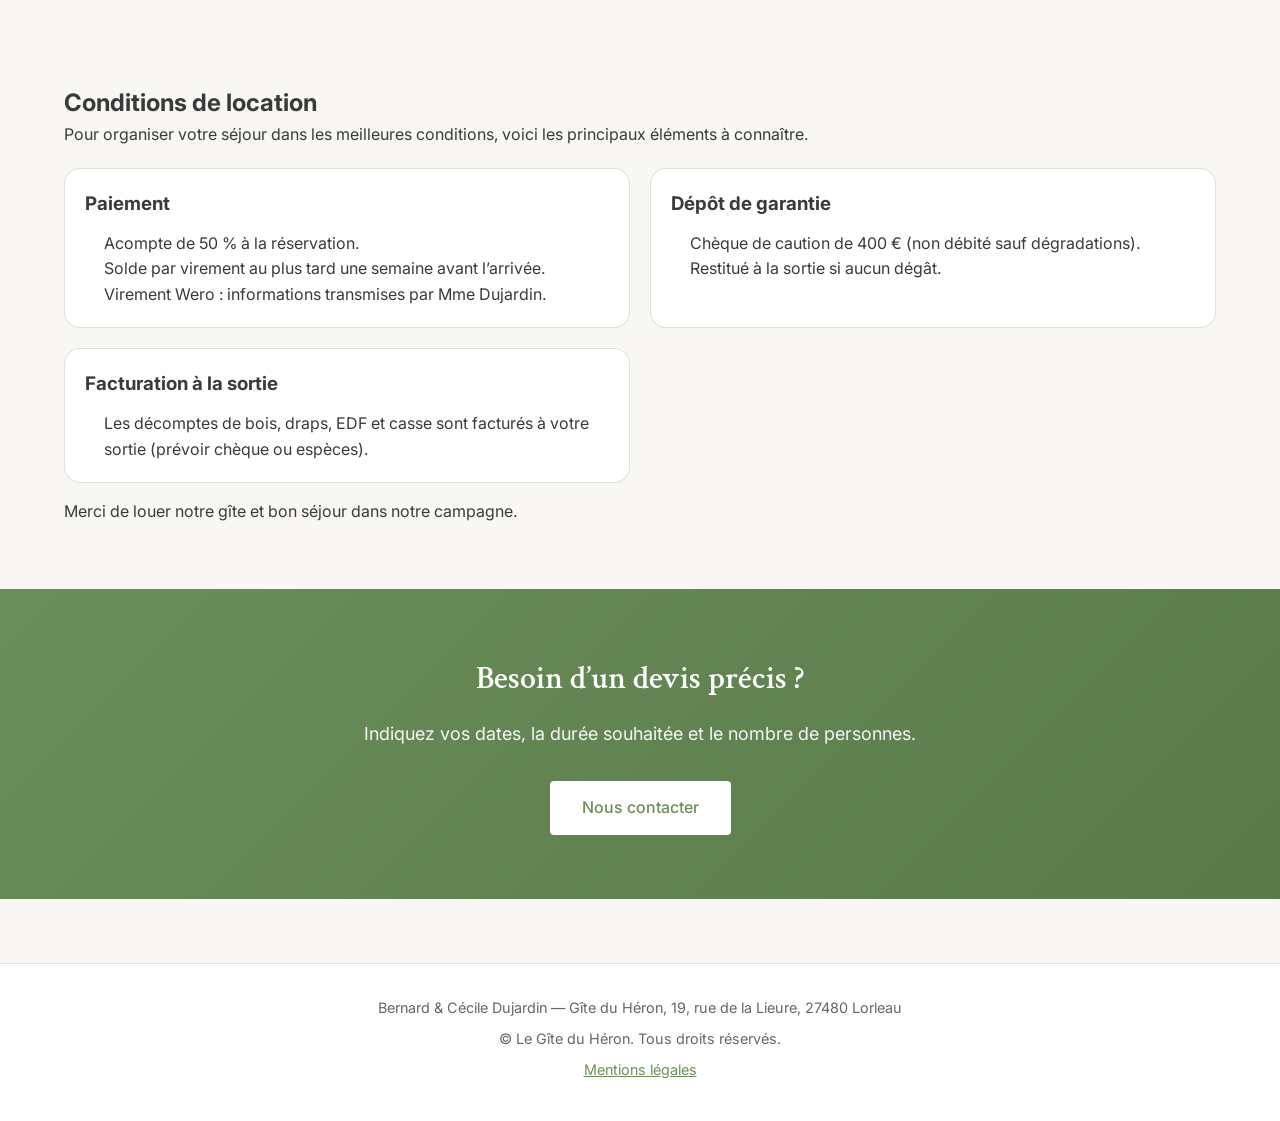
<file: tarifs/index.html>
<!DOCTYPE html>
<html lang="fr">
<head>
    <meta charset="UTF-8">
    <meta name="viewport" content="width=device-width, initial-scale=1.0">
    <meta name="description" content="Tarifs et options du Gîte du Héron à Lorleau. Nettoyage inclus, électricité comprise et prestations à la carte.">
    <title>Le Gîte du Héron - Tarifs</title>
    <link rel="preconnect" href="https://fonts.googleapis.com">
    <link rel="preconnect" href="https://fonts.gstatic.com" crossorigin>
    <link href="https://fonts.googleapis.com/css2?family=Crimson+Text:ital,wght@0,400;0,600;1,400&family=Inter:wght@300;400;500;600&display=swap" rel="stylesheet">
    <link rel="stylesheet" href="../css/styles.css">
</head>
<body>
    <header>
        <div class="container">
            <a class="logo" href="../">Le Gîte du Héron</a>
            <nav>
                <ul class="nav-menu">
                    <li><a href="../">Accueil</a></li>
                    <li><a href="../gite/">Le gîte</a></li>
                    <li><a href="../tarifs/" class="active">Tarifs</a></li>
                    <li><a href="../acces/">Accès</a></li>
                    <li><a href="../activites/">Activités</a></li>
                    <li><a href="../contact/">Contact</a></li>
                </ul>
            </nav>
        </div>
    </header>

    <main>
        <section class="page-header">
            <div class="container">
                <h1>Tarifs</h1>
                <p class="page-subtitle">Séjours courts ou longs, options à la carte.</p>
            </div>
        </section>

        <section class="content-section">
            <div class="container">
                <p class="lead section-intro">Tarifs indicatifs. Pour un devis selon vos dates, contactez-nous.</p>

                <section class="tarifs-cards" aria-labelledby="tarifs-duree">
                    <h2 id="tarifs-duree">Tarifs par durée de séjour</h2>

                    <div class="tarifs-grid">
                        <article class="tarif-card">
                            <h3 class="tarif-title">1 nuit</h3>
                            <p class="tarif-price">200 €</p>
                        </article>

                        <article class="tarif-card">
                            <h3 class="tarif-title">2 nuits</h3>
                            <p class="tarif-price">400 €</p>
                        </article>

                        <article class="tarif-card">
                            <h3 class="tarif-title">3 nuits</h3>
                            <p class="tarif-price">500 €</p>
                        </article>

                        <article class="tarif-card">
                            <h3 class="tarif-title">4 nuits</h3>
                            <p class="tarif-price">600 €</p>
                        </article>

                        <article class="tarif-card">
                            <h3 class="tarif-title">5 nuits</h3>
                            <p class="tarif-price">700 €</p>
                        </article>

                        <article class="tarif-card">
                            <h3 class="tarif-title">6 nuits</h3>
                            <p class="tarif-price">800 €</p>
                        </article>

                        <article class="tarif-card">
                            <h3 class="tarif-title">7 nuits</h3>
                            <p class="tarif-price">900 €</p>
                        </article>
                    </div>

                    <div class="tarif-highlight">
                        <p><strong>Tarif au mois :</strong> 3 200 €</p>
                    </div>
                </section>

                <article class="conditions-section">
                    <h2>Services &amp; infos</h2>
                    <div class="tarifs-info-grid">
                        <section class="info-box">
                            <h3>Inclus dans le tarif</h3>
                            <ul class="conditions-list">
                                <li>Ménage compris (hors vaisselle).</li>
                                <li>Électricité : 20&nbsp;kW/nuit inclus.</li>
                                <li>Wi‑Fi gratuit.</li>
                            </ul>
                        </section>

                        <section class="info-box">
                            <h3>À prévoir / conditions</h3>
                            <ul class="conditions-list">
                                <li>Taxes de séjour en supplément.</li>
                                <li>Au-delà de 20&nbsp;kW/nuit, facturation selon consommation.</li>
                                <li>Animaux acceptés sous réserve de propreté.</li>
                            </ul>
                        </section>

                        <section class="info-box">
                            <h3>Services disponibles</h3>
                            <ul class="conditions-list">
                                <li>Draps, serviettes et torchons disponibles en option.</li>
                                <li>Bois en option, facturé selon consommation.</li>
                            </ul>
                        </section>
                    </div>
                </article>

                <article class="options-section">
                    <h2>Options</h2>
                    <div class="options-card">
                        <dl class="options-grid">
                            <dt>Bois (1/3 stère)</dt>
                            <dd>30&nbsp;€</dd>
                            <dt>Draps (par lit - 140 ou 90)</dt>
                            <dd>12&nbsp;€</dd>
                            <dt>Serviettes (lot: 1 petite + 1 drap de bain)</dt>
                            <dd>6&nbsp;€</dd>
                            <dt>Torchons (à l'unité)</dt>
                            <dd>3&nbsp;€</dd>
                            <dt>Animaux (par nuit et par animal)</dt>
                            <dd>5&nbsp;€</dd>
                        </dl>
                    </div>
                </article>
            </div>
        </section>

        

        <section class="content-section">
            <div class="container">
                <section class="conditions-location">
                    <h2>Conditions de location</h2>
                    <p>Pour organiser votre séjour dans les meilleures conditions, voici les principaux éléments à connaître.</p>

                    <div class="conditions-grid">
                        <article class="condition-card">
                            <h3>Paiement</h3>
                            <ul>
                                <li>Acompte de 50 % à la réservation.</li>
                                <li>Solde par virement au plus tard une semaine avant l’arrivée.</li>
                                <li>Virement Wero : informations transmises par Mme Dujardin.</li>
                            </ul>
                        </article>
                        <article class="condition-card">
                            <h3>Dépôt de garantie</h3>
                            <ul>
                                <li>Chèque de caution de 400 € (non débité sauf dégradations).</li>
                                <li>Restitué à la sortie si aucun dégât.</li>
                            </ul>
                        </article>
                        <article class="condition-card">
                            <h3>Facturation à la sortie</h3>
                            <ul>
                                <li>Les décomptes de bois, draps, EDF et casse sont facturés à votre sortie (prévoir chèque ou espèces).</li>
                            </ul>
                        </article>
                    </div>

                    <p class="conditions-outro">Merci de louer notre gîte et bon séjour dans notre campagne.</p>
                </section>
            </div>
        </section>

        <section class="cta-section">
            <div class="container">
                <h2>Besoin d’un devis précis ?</h2>
                <p>Indiquez vos dates, la durée souhaitée et le nombre de personnes.</p>
                <a href="../contact/" class="btn btn-primary">Nous contacter</a>
            </div>
        </section>
    </main>

    <footer>
        <div class="container">
            <p>Bernard & Cécile Dujardin — Gîte du Héron, 19, rue de la Lieure, 27480 Lorleau</p>
            <p>&copy; Le Gîte du Héron. Tous droits réservés.</p>
            <p><a href="../mentions-legales/">Mentions légales</a></p>
        </div>
    </footer>
</body>
</html>
</file>
<file: css/styles.css>
/* Reset and Base Styles */
* {
    margin: 0;
    padding: 0;
    box-sizing: border-box;
}

:root {
    --color-primary: #6B8E5A;
    --color-primary-dark: #5A7A4A;
    --color-secondary: #D4C4A8;
    --color-accent: #8B7355;
    --color-text: #3A3A3A;
    --color-text-light: #666;
    --color-bg: #F9F7F4;
    --color-white: #FFFFFF;
    --color-border: #E5E0D6;
    --font-serif: 'Crimson Text', serif;
    --font-sans: 'Inter', sans-serif;
}

html {
    font-size: 16px;
    scroll-behavior: smooth;
}

body {
    font-family: var(--font-sans);
    color: var(--color-text);
    background-color: var(--color-bg);
    line-height: 1.6;
    -webkit-font-smoothing: antialiased;
    -moz-osx-font-smoothing: grayscale;
}

img {
    max-width: 100%;
    height: auto;
    display: block;
}

a {
    text-decoration: none;
    color: inherit;
    transition: color 0.3s ease;
}

ul {
    list-style: none;
}

/* Container */
.container {
    width: 100%;
    max-width: 1200px;
    margin: 0 auto;
    padding: 0 1.5rem;
}

/* Header */
header {
    background-color: var(--color-white);
    box-shadow: 0 2px 8px rgba(0, 0, 0, 0.08);
    position: sticky;
    top: 0;
    z-index: 100;
}

header .container {
    display: flex;
    justify-content: space-between;
    align-items: center;
    padding: 1rem 1.5rem;
}

.logo {
    font-family: var(--font-serif);
    font-size: 1.5rem;
    font-weight: 600;
    color: var(--color-primary);
    margin: 0;
}

.nav-menu {
    display: flex;
    gap: 1.5rem;
    flex-wrap: wrap;
}

.nav-menu a {
    color: var(--color-text);
    font-weight: 400;
    padding: 0.5rem 0;
    position: relative;
    font-size: 0.95rem;
}

.nav-menu a:hover,
.nav-menu a.active {
    color: var(--color-primary);
}

.nav-menu a.active::after {
    content: '';
    position: absolute;
    bottom: 0;
    left: 0;
    right: 0;
    height: 2px;
    background-color: var(--color-primary);
}

/* Hero Section */
.hero {
    display: flex;
    flex-direction: column;
    min-height: 70vh;
    background: linear-gradient(135deg, var(--color-bg) 0%, var(--color-secondary) 100%);
    position: relative;
    overflow: hidden;
}

.hero-content {
    padding: 3rem 1.5rem;
    text-align: center;
    z-index: 2;
    flex: 1;
    display: flex;
    flex-direction: column;
    justify-content: center;
    align-items: center;
}

.hero-content h1,
.hero-content h2 {
    font-family: var(--font-serif);
    font-size: 2.5rem;
    color: var(--color-text);
    margin-bottom: 1rem;
    font-weight: 600;
}

.hero-subtitle {
    font-size: 1.25rem;
    color: var(--color-text-light);
    margin-bottom: 2rem;
    font-weight: 300;
}

.hero-image {
    width: 100%;
    height: 300px;
    overflow: hidden;
}

.hero-image img {
    width: 100%;
    height: 100%;
    object-fit: cover;
}

/* Buttons */
.btn {
    display: inline-block;
    padding: 0.875rem 2rem;
    font-size: 1rem;
    font-weight: 500;
    text-align: center;
    border-radius: 4px;
    transition: all 0.3s ease;
    cursor: pointer;
    border: none;
    font-family: var(--font-sans);
}

.btn-primary {
    background-color: var(--color-primary);
    color: var(--color-white);
}

.btn-primary:hover {
    background-color: var(--color-primary-dark);
    transform: translateY(-2px);
    box-shadow: 0 4px 12px rgba(107, 142, 90, 0.3);
}

/* Intro Section */
.intro {
    padding: 4rem 0;
    text-align: center;
}

.intro h2 {
    font-family: var(--font-serif);
    font-size: 2rem;
    color: var(--color-text);
    margin-bottom: 1.5rem;
    font-weight: 600;
}

.lead {
    font-size: 1.125rem;
    color: var(--color-text-light);
    max-width: 800px;
    margin: 0 auto;
    line-height: 1.8;
}

/* Features Section */
.features {
    padding: 4rem 0;
    background-color: var(--color-white);
}

.features-grid {
    display: grid;
    grid-template-columns: 1fr;
    gap: 2.5rem;
}

.feature-card {
    text-align: center;
}

.feature-image {
    width: 100%;
    height: 250px;
    overflow: hidden;
    border-radius: 8px;
    margin-bottom: 1.5rem;
}

.feature-image img {
    width: 100%;
    height: 100%;
    object-fit: cover;
    transition: transform 0.3s ease;
}

.feature-card:hover .feature-image img {
    transform: scale(1.05);
}

.feature-card h3 {
    font-family: var(--font-serif);
    font-size: 1.5rem;
    color: var(--color-primary);
    margin-bottom: 1rem;
    font-weight: 600;
}

.feature-card p {
    color: var(--color-text-light);
    line-height: 1.7;
}

/* CTA Section */
.cta-section {
    padding: 4rem 0;
    text-align: center;
    background: linear-gradient(135deg, var(--color-primary) 0%, var(--color-primary-dark) 100%);
    color: var(--color-white);
}

.cta-section h2 {
    font-family: var(--font-serif);
    font-size: 2rem;
    margin-bottom: 1rem;
    font-weight: 600;
}

.cta-section p {
    margin-bottom: 2rem;
    font-size: 1.125rem;
    opacity: 0.95;
}

.cta-section .btn-primary {
    background-color: var(--color-white);
    color: var(--color-primary);
}

.cta-section .btn-primary:hover {
    background-color: var(--color-secondary);
    color: var(--color-text);
}

/* Page Header */
.page-header {
    padding: 3rem 0 2rem;
    text-align: center;
    background-color: var(--color-white);
    border-bottom: 1px solid var(--color-border);
}

.page-header h1,
.page-header h2 {
    font-family: var(--font-serif);
    font-size: 2.5rem;
    color: var(--color-text);
    margin-bottom: 0.5rem;
    font-weight: 600;
}

.page-subtitle {
    font-size: 1.125rem;
    color: var(--color-text-light);
    font-weight: 300;
}



/* Accès – map + address */
.access-grid {
    display: grid;
    grid-template-columns: 1fr;
    gap: 1.5rem;
}

.access-card {
    background-color: var(--color-white);
    border: 1px solid var(--color-border);
    border-radius: 12px;
    padding: 1.5rem;
}

.access-card h2 {
    font-family: var(--font-serif);
    font-size: 1.5rem;
    color: var(--color-primary);
    margin-bottom: 1rem;
    font-weight: 600;
}

.access-note {
    margin-top: 1rem;
    color: var(--color-text-light);
}

.map-card {
    display: flex;
    flex-direction: column;
    gap: 1rem;
    background-color: var(--color-bg);
    border: 1px solid var(--color-border);
    border-radius: 10px;
    padding: 1.25rem;
}

.map-link {
    color: var(--color-primary);
    text-decoration: underline;
}

.map-embed {
    margin-top: 1rem;
    border-radius: 12px;
    overflow: hidden;
    border: 1px solid var(--color-border);
}

.map-embed iframe {
    width: 100%;
    height: 360px;
    border: 0;
    display: block;
}

@media (min-width: 960px) {
    .access-grid {
        grid-template-columns: repeat(2, 1fr);
        align-items: start;
    }
}
/* Content Section */
.content-section {
    padding: 4rem 0;
}

.content-block {
    display: flex;
    flex-direction: column;
    gap: 2rem;
    margin-bottom: 4rem;
    align-items: center;
}

.content-block:last-child {
    margin-bottom: 0;
}

.content-image {
    width: 100%;
    height: 300px;
    overflow: hidden;
    border-radius: 8px;
}

.content-image img {
    width: 100%;
    height: 100%;
    object-fit: cover;
}

.content-text {
    flex: 1;
}

.content-text h2,
.content-text h3 {
    font-family: var(--font-serif);
    font-size: 1.75rem;
    color: var(--color-primary);
    margin-bottom: 1rem;
    font-weight: 600;
}

.content-text p {
    color: var(--color-text-light);
    margin-bottom: 1rem;
    line-height: 1.7;
}

.content-text ul {
    list-style: disc;
    margin-left: 1.5rem;
    margin-bottom: 1rem;
    color: var(--color-text-light);
}

.content-text ul li {
    margin-bottom: 0.5rem;
}

.content-text strong {
    color: var(--color-text);
    font-weight: 600;
}


/* Content sections */
.section-title {
    font-family: var(--font-serif);
    font-size: 2rem;
    color: var(--color-text);
    margin-bottom: 1.25rem;
    font-weight: 600;
}

.section-intro {
    margin-bottom: 1.5rem;
}

.highlights-grid {
    display: grid;
    grid-template-columns: 1fr;
    gap: 1rem;
    margin-top: 1.5rem;
}

.highlight-item {
    background-color: var(--color-white);
    border: 1px solid var(--color-border);
    border-radius: 12px;
    padding: 1rem;
    text-align: center;
}

.highlight-item p {
    margin: 0;
    font-weight: 600;
    color: var(--color-text);
}

/* Home – points forts refinement */
.highlights-grid {
    align-items: stretch;
}

.highlight-item {
    display: flex;
    align-items: center;
    justify-content: center;
    min-height: 72px;
    padding: 0.9rem 1rem;
}

.highlight-item p {
    font-size: 0.95rem;
    line-height: 1.3;
}

.highlights-note {
    margin-top: 0.75rem;
    text-align: center;
    color: var(--color-text-light);
    font-size: 0.95rem;
}

@media (min-width: 640px) {
    .highlight-item p {
        font-size: 1rem;
    }
}


.info-stack {
    display: grid;
    gap: 1.5rem;
}

@media (min-width: 640px) {
    .highlights-grid {
        grid-template-columns: repeat(2, 1fr);
    }
}

@media (min-width: 960px) {
    .highlights-grid {
        grid-template-columns: repeat(3, 1fr);
    }
}



/* Home – À proximité cards */
.proximity-grid {
    display: grid;
    grid-template-columns: 1fr;
    gap: 1.25rem;
    margin: 1.5rem 0;
    align-items: stretch;
}

.proximity-card {
    background-color: var(--color-white);
    border: 1px solid var(--color-border);
    border-radius: 12px;
    padding: 1.25rem;
    display: flex;
    flex-direction: column;
    gap: 0.5rem;
}

.proximity-card h3 {
    font-family: var(--font-serif);
    font-size: 1.25rem;
    color: var(--color-primary);
    margin: 0;
    font-weight: 600;
}

.proximity-card p {
    margin: 0;
    color: var(--color-text-light);
    line-height: 1.6;
}

@media (min-width: 640px) {
    .proximity-grid {
        grid-template-columns: repeat(2, 1fr);
    }
}

@media (min-width: 960px) {
    .proximity-grid {
        grid-template-columns: repeat(3, 1fr);
    }
}
/* Reverse layout */
.content-block.reverse {
    flex-direction: column-reverse;
}

/* Pricing Section */
.pricing-section {
    margin-bottom: 4rem;
}

.pricing-section h3 {
    font-family: var(--font-serif);
    font-size: 2rem;
    color: var(--color-text);
    margin-bottom: 2rem;
    text-align: center;
    font-weight: 600;
}

.pricing-grid {
    display: grid;
    grid-template-columns: 1fr;
    gap: 2rem;
}

.pricing-card {
    background-color: var(--color-white);
    padding: 2rem;
    border-radius: 8px;
    border: 2px solid var(--color-border);
    text-align: center;
    transition: all 0.3s ease;
}

.pricing-card:hover {
    transform: translateY(-4px);
    box-shadow: 0 8px 24px rgba(0, 0, 0, 0.1);
}

.pricing-card.featured {
    border-color: var(--color-primary);
    background: linear-gradient(135deg, var(--color-white) 0%, var(--color-bg) 100%);
}

.pricing-card h4 {
    font-family: var(--font-serif);
    font-size: 1.5rem;
    color: var(--color-primary);
    margin-bottom: 1rem;
    font-weight: 600;
}

.price {
    font-size: 2.5rem;
    font-weight: 600;
    color: var(--color-text);
    margin-bottom: 0.5rem;
}

.price span {
    font-size: 1rem;
    font-weight: 400;
    color: var(--color-text-light);
}

.period {
    color: var(--color-text-light);
    margin-bottom: 1.5rem;
    font-size: 0.95rem;
}

.pricing-card ul {
    text-align: left;
    list-style: disc;
    margin-left: 1.5rem;
    color: var(--color-text-light);
}

.pricing-card ul li {
    margin-bottom: 0.5rem;
}

/* Conditions Section */
.conditions-section {
    margin-bottom: 4rem;
}

.conditions-section h3 {
    font-family: var(--font-serif);
    font-size: 2rem;
    color: var(--color-text);
    margin-bottom: 2rem;
    text-align: center;
    font-weight: 600;
}

.conditions-grid {
    display: grid;
    grid-template-columns: 1fr;
    gap: 1.5rem;
}

.condition-item {
    background-color: var(--color-white);
    padding: 1.5rem;
    border-radius: 8px;
    border-left: 4px solid var(--color-primary);
}

.condition-item h4 {
    font-family: var(--font-serif);
    font-size: 1.25rem;
    color: var(--color-primary);
    margin-bottom: 0.75rem;
    font-weight: 600;
}

.condition-item p {
    color: var(--color-text-light);
    line-height: 1.7;
}

/* Info Box */
.info-box {
    background-color: var(--color-white);
    padding: 2rem;
    border-radius: 8px;
    border: 1px solid var(--color-border);
}

.info-box h2,
.info-box h3 {
    font-family: var(--font-serif);
    font-size: 1.75rem;
    color: var(--color-primary);
    margin-bottom: 1rem;
    font-weight: 600;
}

.info-box p {
    color: var(--color-text-light);
    margin-bottom: 1rem;
    line-height: 1.7;
}

/* Address Box */
.address-box {
    background-color: var(--color-bg);
    padding: 1.5rem;
    border-radius: 8px;
    margin: 1.5rem 0;
    border-left: 4px solid var(--color-primary);
}

.address-box p {
    margin-bottom: 0.5rem;
    color: var(--color-text);
}

.address-box strong {
    color: var(--color-primary);
}

/* Nearby Section */
.info-section {
    margin-top: 4rem;
}

.info-section h3 {
    font-family: var(--font-serif);
    font-size: 2rem;
    color: var(--color-text);
    margin-bottom: 2rem;
    text-align: center;
    font-weight: 600;
}

.nearby-grid {
    display: grid;
    grid-template-columns: 1fr;
    gap: 1.5rem;
}

.nearby-item {
    background-color: var(--color-white);
    padding: 1.5rem;
    border-radius: 8px;
    border: 1px solid var(--color-border);
}

.nearby-item h4 {
    font-family: var(--font-serif);
    font-size: 1.25rem;
    color: var(--color-primary);
    margin-bottom: 0.5rem;
    font-weight: 600;
}

.nearby-item p {
    color: var(--color-text-light);
    line-height: 1.7;
}



/* Tarifs – services & options */
.tarifs-info-grid {
    display: grid;
    grid-template-columns: 1fr;
    gap: 1.5rem;
    margin-top: 1.5rem;
}

.tarifs-info-grid .info-box {
    border-radius: 8px;
}

.options-card {
    background-color: var(--color-white);
    border: 1px solid var(--color-border);
    border-radius: 8px;
    padding: 1.5rem;
}

.options-grid {
    display: grid;
    grid-template-columns: 1fr auto;
    gap: 0.75rem 1rem;
    align-items: baseline;
    margin: 0;
}

.options-grid dt {
    font-weight: 500;
    color: var(--color-text);
}

.options-grid dd {
    margin: 0;
    font-weight: 700;
    color: var(--color-text);
    text-align: right;
}

@media (min-width: 640px) {
    .tarifs-info-grid {
        grid-template-columns: repeat(2, 1fr);
    }
}

@media (min-width: 960px) {
    .tarifs-info-grid {
        grid-template-columns: repeat(3, 1fr);
    }
}

@media (max-width: 520px) {
    .options-grid {
        grid-template-columns: 1fr;
    }

    .options-grid dd {
        text-align: left;
    }
}


.conditions {
    text-align: left;
}

.conditions h3 {
    margin-top: 1.5rem;
    text-align: left;
}


/* Tarifs – Conditions de location (cards) */
.conditions-grid {
    display: grid;
    grid-template-columns: 1fr;
    gap: 1.25rem;
    margin-top: 1.25rem;
}

@media (min-width: 640px) {
    .conditions-grid {
        grid-template-columns: repeat(2, 1fr);
    }
}

@media (min-width: 960px) {
    .conditions-grid {
        grid-template-columns: repeat(3, 1fr);
    }
}

.condition-card {
    background: #fff;
    border: 1px solid rgba(0,0,0,.12);
    border-radius: 16px;
    padding: 1.25rem;
}

.condition-card h3 {
    margin: 0 0 0.75rem;
    text-align: left;
}

.condition-card ul {
    margin: 0;
    padding-left: 1.2rem;
}

.conditions-outro {
    margin-top: 1rem;
}





/* Gîte – refonte page */
.gallery-grid {
    display: grid;
    grid-template-columns: 1fr;
    gap: 1rem;
    margin-top: 1.25rem;
}

@media (min-width: 900px) {
    .gallery-grid {
        grid-template-columns: repeat(2, 1fr);
    }
}

.gallery-item {
    margin: 0;
}

/* Gîte – GLightbox */
.gallery-grid a.glightbox {
    display: block;
}

.gallery-item img {
    width: 100%;
    height: 320px;
    object-fit: cover;
    border-radius: 16px;
    display: block;
}

.spaces-grid {
    display: grid;
    grid-template-columns: 1fr;
    gap: 1.25rem;
    margin-top: 1.25rem;
}

@media (min-width: 900px) {
    .spaces-grid {
        grid-template-columns: repeat(3, 1fr);
    }
}

.space-card {
    background: #fff;
    border: 1px solid rgba(0, 0, 0, 0.12);
    border-radius: 16px;
    padding: 1.25rem;
}

.space-card h3 {
    margin-top: 0;
}

.space-card p {
    margin-bottom: 0.75rem;
}

.comfort-card h3 {
    margin-top: 1.25rem;
}

.comfort-card h3:first-of-type {
    margin-top: 0;
}


/* Le gîte – Les espaces grid fix */
.gite-page .les-espaces-grid {
    display: grid;
    grid-template-columns: 1fr;
    gap: 2rem;
    align-items: stretch;
}

@media (min-width: 900px) {
    .gite-page .les-espaces-grid {
        grid-template-columns: repeat(2, minmax(0, 1fr));
    }
}

@media (min-width: 1280px) {
    .gite-page .les-espaces-grid {
        grid-template-columns: repeat(4, minmax(0, 1fr));
    }
}

.gite-page .les-espaces-grid > * {
    height: 100%;
}

.gite-page .les-espaces-grid .space-card {
    display: flex;
    flex-direction: column;
    height: 100%;
}

.gite-page .les-espaces-grid .space-card h3,
.gite-page .les-espaces-grid .space-card .card-title {
    min-height: 2.6em;
    margin-top: 0;
}
/* Tarifs page */
.table-responsive {
    width: 100%;
    overflow-x: auto;
}

.pricing-table,
.options-table {
    width: 100%;
    border-collapse: collapse;
    background-color: var(--color-white);
    border-radius: 8px;
    overflow: hidden;
    margin-top: 1.5rem;
}

.pricing-table th,
.pricing-table td,
.options-table th,
.options-table td {
    padding: 0.75rem 1rem;
    text-align: left;
    border-bottom: 1px solid var(--color-border);
    font-size: 0.95rem;
}

.pricing-table thead th,
.options-table thead th {
    background-color: var(--color-bg);
    font-weight: 600;
    color: var(--color-text);
}

.pricing-table tbody tr:nth-child(even),
.options-table tbody tr:nth-child(even) {
    background-color: #faf7f0;
}

.tarif-mensuel {
    margin-top: 1rem;
    color: var(--color-text);
}

.conditions-list {
    list-style: disc;
    margin-left: 1.5rem;
    color: var(--color-text-light);
}

.conditions-list li {
    margin-bottom: 0.5rem;
}

/* Tarifs – aligned cards */
.tarifs-cards { 
    max-width: 1100px; 
    margin: 0 auto; 
}

.tarifs-grid { 
    display: grid; 
    grid-template-columns: 1fr; 
    gap: 1.25rem; 
    margin-top: 1rem; 
}

@media (min-width: 640px) { 
    .tarifs-grid { 
        grid-template-columns: repeat(2, 1fr); 
    } 
}

@media (min-width: 960px) { 
    .tarifs-grid { 
        grid-template-columns: repeat(3, 1fr); 
    } 
}

.tarif-card { 
    background: #fff; 
    border: 1px solid rgba(0,0,0,.12); 
    border-radius: 14px; 
    padding: 1.25rem; 
    text-align: center; 
}

.tarif-title { 
    margin: 0; 
    font-size: 1.35rem; 
    font-weight: 600; 
    line-height: 1.3; 
}

.tarif-price { 
    margin: .6rem 0 0; 
    font-size: 1.2rem; 
    font-weight: 500; 
    color: var(--color-text-light); 
}

.tarif-highlight { 
    margin-top: 1.5rem; 
    padding: 1rem 1.25rem; 
    border-radius: 14px; 
    background: rgba(0,0,0,.04); 
    text-align: center; 
}

/* Contact Section */
.contact-wrapper {
    display: flex;
    flex-direction: column;
    gap: 3rem;
}

.contact-info {
    background-color: var(--color-white);
    padding: 2rem;
    border-radius: 8px;
    border: 1px solid var(--color-border);
}

.contact-info h2,
.contact-info h3 {
    font-family: var(--font-serif);
    font-size: 1.75rem;
    color: var(--color-primary);
    margin-bottom: 2rem;
    font-weight: 600;
}

.contact-details {
    margin-bottom: 2rem;
}

.contact-item {
    margin-bottom: 1.5rem;
}

.contact-item h4 {
    font-family: var(--font-serif);
    font-size: 1.125rem;
    color: var(--color-primary);
    margin-bottom: 0.5rem;
    font-weight: 600;
}

.contact-item p {
    color: var(--color-text-light);
    line-height: 1.7;
}

.contact-note {
    color: var(--color-text-light);
    line-height: 1.7;
    font-style: italic;
}

.contact-line {
    display: flex;
    align-items: center;
    gap: 0.5rem;
    flex-wrap: wrap;
    margin-top: 0.75rem;
    color: var(--color-text-light);
}

.contact-line strong {
    color: var(--color-text);
    font-weight: 600;
}

.copy-button {
    border: none;
    background: transparent;
    color: var(--color-text-light);
    width: 32px;
    height: 32px;
    border-radius: 999px;
    display: inline-flex;
    align-items: center;
    justify-content: center;
    cursor: pointer;
    transition: border-color 0.2s ease, color 0.2s ease, background-color 0.2s ease, transform 0.1s ease;
}

.copy-button:hover {
    color: var(--color-primary);
}

.copy-icon {
    width: 18px;
    height: 18px;
}

.copy-button:focus-visible {
    outline: 2px solid var(--color-primary);
    outline-offset: 2px;
}

.copy-feedback {
    display: inline-flex;
    align-items: center;
    font-family: var(--font-sans);
    font-size: 0.85rem;
    font-weight: 600;
    letter-spacing: 0.02em;
    color: var(--color-primary);
    background-color: var(--color-bg);
    border: 1px solid var(--color-border);
    border-radius: 999px;
    padding: 0.15rem 0.6rem;
    opacity: 0;
    transform: translateY(2px);
    transition: opacity 0.2s ease, transform 0.2s ease;
    min-height: 1.5rem;
}

.copy-feedback.is-visible {
    opacity: 1;
    transform: translateY(0);
}

.contact-actions {
    margin-top: 1.5rem;
    display: flex;
    justify-content: center;
}

/* Contact Form */
.contact-form-wrapper {
    background-color: var(--color-white);
    padding: 2rem;
    border-radius: 8px;
    border: 1px solid var(--color-border);
}

.contact-form-wrapper h2,
.contact-form-wrapper h3 {
    font-family: var(--font-serif);
    font-size: 1.75rem;
    color: var(--color-primary);
    margin-bottom: 1.5rem;
    font-weight: 600;
}

.contact-form {
    display: flex;
    flex-direction: column;
    gap: 1.5rem;
}

.form-group {
    display: flex;
    flex-direction: column;
}

.form-group label {
    font-weight: 500;
    color: var(--color-text);
    margin-bottom: 0.5rem;
    font-size: 0.95rem;
}

.required {
    color: var(--color-primary);
}

.form-group input,
.form-group textarea {
    padding: 0.875rem;
    border: 1px solid var(--color-border);
    border-radius: 4px;
    font-family: var(--font-sans);
    font-size: 1rem;
    color: var(--color-text);
    background-color: var(--color-white);
    transition: border-color 0.3s ease;
}

.form-group input:focus,
.form-group textarea:focus {
    outline: none;
    border-color: var(--color-primary);
}

.form-group textarea {
    resize: vertical;
    min-height: 120px;
}

.hidden {
    display: none;
}

.gdpr-notice {
    margin-top: 1rem;
    padding-top: 1rem;
    border-top: 1px solid var(--color-border);
}

.gdpr-notice small {
    color: var(--color-text-light);
    font-size: 0.875rem;
    line-height: 1.6;
}

.gdpr-notice a {
    color: var(--color-primary);
    text-decoration: underline;
}

/* Footer */
footer {
    background-color: var(--color-white);
    border-top: 1px solid var(--color-border);
    padding: 2rem 0;
    text-align: center;
    margin-top: 4rem;
}

footer p {
    color: var(--color-text-light);
    margin-bottom: 0.5rem;
    font-size: 0.9rem;
}

footer a {
    color: var(--color-primary);
    text-decoration: underline;
}

footer a:hover {
    color: var(--color-primary-dark);
}

/* Responsive Design */
@media (min-width: 768px) {
    .hero {
        flex-direction: row;
        min-height: 80vh;
    }

    .hero-content {
        flex: 1;
        padding: 4rem;
        text-align: left;
        align-items: flex-start;
    }

    .hero-content h1,
    .hero-content h2 {
        font-size: 3rem;
    }

    .hero-image {
        flex: 1;
        height: auto;
    }

    .features-grid {
        grid-template-columns: repeat(3, 1fr);
    }

    .content-block {
        flex-direction: row;
        align-items: flex-start;
    }

    .content-block.reverse {
        flex-direction: row-reverse;
    }

    .content-image {
        flex: 1;
        height: 400px;
    }

    .content-text {
        flex: 1;
        padding: 0 2rem;
    }

    .pricing-grid {
        grid-template-columns: repeat(3, 1fr);
    }

    .conditions-grid {
        grid-template-columns: repeat(2, 1fr);
    }

    .nearby-grid {
        grid-template-columns: repeat(2, 1fr);
    }

    .contact-wrapper {
        flex-direction: row;
    }

    .contact-info {
        flex: 1;
    }

    .contact-form-wrapper {
        flex: 1;
    }

    .logo {
        font-size: 1.75rem;
    }

    .nav-menu {
        gap: 2rem;
    }
}

@media (min-width: 1024px) {
    .hero-content h1,
    .hero-content h2 {
        font-size: 3.5rem;
    }

    .hero-subtitle {
        font-size: 1.5rem;
    }

    .intro h2,
    .page-header h1,
    .page-header h2 {
        font-size: 2.5rem;
    }

    .content-image {
        height: 450px;
    }
}
</file>
